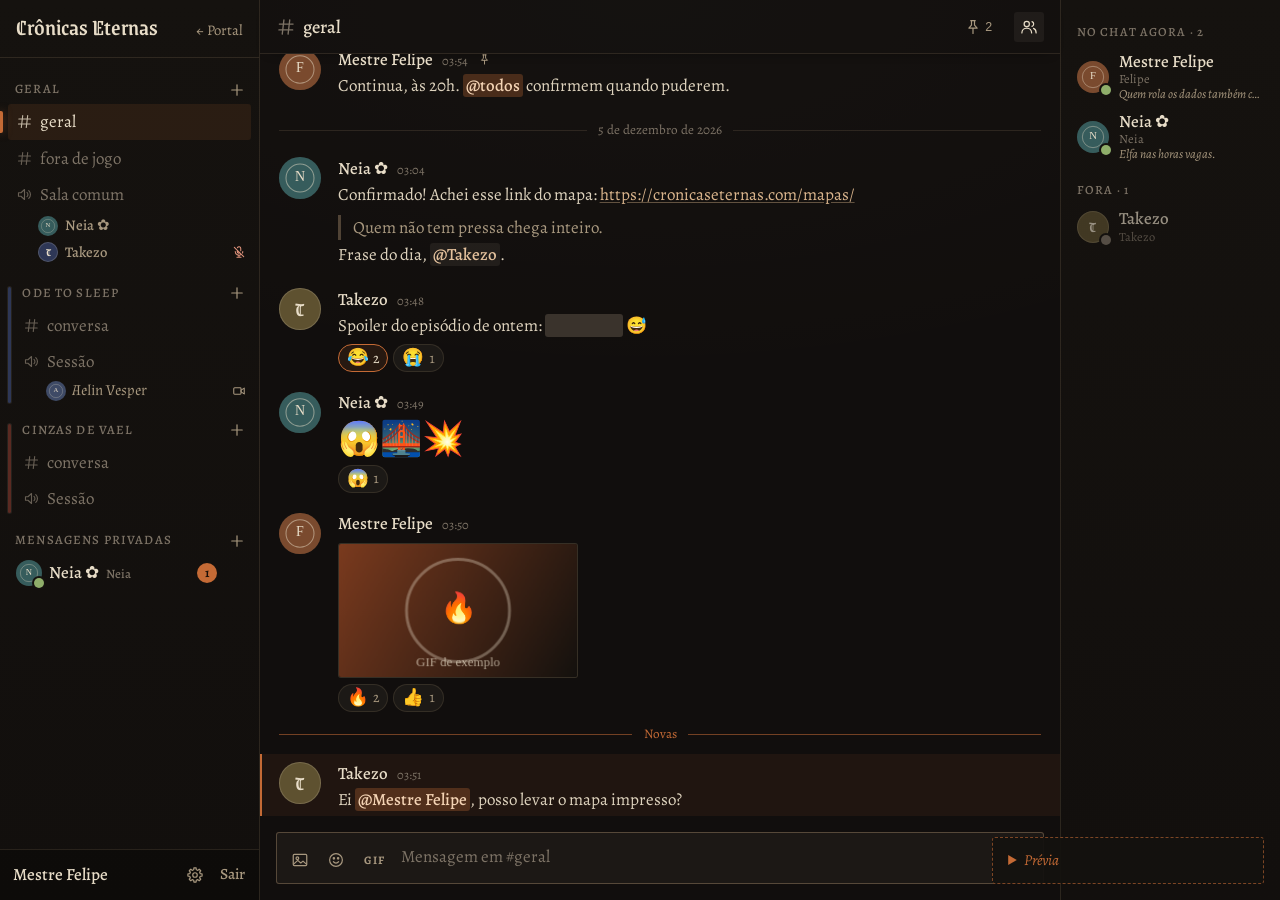
<file: portal/publico/chat/index.html>
<!DOCTYPE html>
<html lang="pt-BR">
<head>
  <meta charset="UTF-8">
  <meta name="viewport" content="width=device-width, initial-scale=1.0">
  <title>Chat · Crônicas Eternas</title>
  <link rel="preconnect" href="https://fonts.googleapis.com">
  <link rel="preconnect" href="https://fonts.gstatic.com" crossorigin>
  <link rel="stylesheet" href="https://fonts.googleapis.com/css2?family=Alegreya:ital,wght@0,400;0,500;0,700;1,400;1,500&family=Grenze+Gotisch:wght@400;500;600;700&family=Noto+Color+Emoji&display=swap">
  <link rel="stylesheet" href="../style.css">
  <link rel="stylesheet" href="chat.css">
  <script src="../comum.js" defer></script>
  <script src="livekit-client.js" defer></script>
  <script src="emojis.js" defer></script>
  <script src="chat.js" defer></script>
  <script src="extras.js" defer></script>
  <script src="voz.js" defer></script>
</head>
<body class="chat" data-pagina="chat" data-raiz="../">

  <!-- ============ Desenhos usados pela página ============ -->
  <svg class="simbolos" aria-hidden="true" focusable="false">
    <defs>
      <symbol id="runa-entrada" viewBox="0 0 24 40"><path d="M6 4V36M6 6L17 13L6 20L17 36"/></symbol>
      <symbol id="divisor" viewBox="0 0 320 20">
        <path d="M0 10H132M188 10H320M132 10L142 6L150 10L142 14ZM188 10L178 6L170 10L178 14Z"/>
        <path d="M160 2L168 10L160 18L152 10Z"/>
      </symbol>
      <symbol id="icone-texto" viewBox="0 0 24 24"><path d="M9.5 3.5L7.5 20.5M16.5 3.5l-2 17M4 8.5h16.5M3.5 15.5H20"/></symbol>
      <symbol id="icone-voz" viewBox="0 0 24 24"><path d="M3.5 9.5h3.5l5-4.5v14l-5-4.5H3.5ZM15.5 9a4 4 0 0 1 0 6M18 6.5a7.5 7.5 0 0 1 0 11"/></symbol>
      <symbol id="icone-mais" viewBox="0 0 24 24"><path d="M12 5v14M5 12h14"/></symbol>
      <symbol id="icone-menu" viewBox="0 0 24 24"><circle cx="5.5" cy="12" r="1.3"/><circle cx="12" cy="12" r="1.3"/><circle cx="18.5" cy="12" r="1.3"/></symbol>
      <symbol id="icone-engrenagem" viewBox="0 0 24 24"><path d="M10.32 5L10.51 2.62A9.5 9.5 0 0 1 13.49 2.62L13.68 5A7.2 7.2 0 0 1 15.76 5.86L17.58 4.31A9.5 9.5 0 0 1 19.69 6.42L18.14 8.24A7.2 7.2 0 0 1 19 10.32L21.38 10.51A9.5 9.5 0 0 1 21.38 13.49L19 13.68A7.2 7.2 0 0 1 18.14 15.76L19.69 17.58A9.5 9.5 0 0 1 17.58 19.69L15.76 18.14A7.2 7.2 0 0 1 13.68 19L13.49 21.38A9.5 9.5 0 0 1 10.51 21.38L10.32 19A7.2 7.2 0 0 1 8.24 18.14L6.42 19.69A9.5 9.5 0 0 1 4.31 17.58L5.86 15.76A7.2 7.2 0 0 1 5 13.68L2.62 13.49A9.5 9.5 0 0 1 2.62 10.51L5 10.32A7.2 7.2 0 0 1 5.86 8.24L4.31 6.42A9.5 9.5 0 0 1 6.42 4.31L8.24 5.86A7.2 7.2 0 0 1 10.32 5Z"/><circle cx="12" cy="12" r="3"/></symbol>
      <symbol id="icone-imagem" viewBox="0 0 24 24"><rect x="3" y="4.5" width="18" height="15" rx="1.5"/><circle cx="8.5" cy="9.5" r="1.8"/><path d="M3.5 17.5l5.5-5 4 3.5 3-2.5 4.5 4"/></symbol>
      <symbol id="icone-responder" viewBox="0 0 24 24"><path d="M9.5 6L3.5 12l6 6M3.5 12H14a6.5 6.5 0 0 1 6.5 6.5V20"/></symbol>
      <symbol id="icone-lapis" viewBox="0 0 24 24"><path d="M15.5 4.5l4 4L8.5 19.5H4.5v-4ZM13 7l4 4"/></symbol>
      <symbol id="icone-lixeira" viewBox="0 0 24 24"><path d="M4 6.5h16M9.5 6.5V4h5v2.5M6 6.5l1 14h10l1-14M10 10.5v6M14 10.5v6"/></symbol>
      <symbol id="icone-membros" viewBox="0 0 24 24"><circle cx="9" cy="8" r="3.5"/><path d="M2.5 20c0-3.8 2.9-6.5 6.5-6.5s6.5 2.7 6.5 6.5M16 4.8a3.4 3.4 0 0 1 0 6.4M18 13.8c2.2.8 3.5 3 3.5 6.2"/></symbol>
      <symbol id="icone-fechar" viewBox="0 0 24 24"><path d="M6 6l12 12M18 6L6 18"/></symbol>
      <symbol id="icone-privada" viewBox="0 0 24 24"><path d="M4 5.5h16v10.5H10l-4.5 3.5V16H4Z"/></symbol>
      <symbol id="icone-microfone" viewBox="0 0 24 24"><rect x="9" y="3" width="6" height="11" rx="3"/><path d="M5.5 11a6.5 6.5 0 0 0 13 0M12 17.5v3.5M8.5 21h7"/></symbol>
      <symbol id="icone-microfone-mudo" viewBox="0 0 24 24"><path d="M15 10V6a3 3 0 0 0-5.6-1.5M9 9v2a3 3 0 0 0 4.6 2.5M5.5 11a6.5 6.5 0 0 0 10.4 5.2M18.5 11a6.4 6.4 0 0 1-.6 2.7M12 17.5v3.5M8.5 21h7M4 4l16 16"/></symbol>
      <symbol id="icone-fone" viewBox="0 0 24 24"><path d="M4 15v-3a8 8 0 0 1 16 0v3"/><rect x="3.5" y="14" width="4" height="6.5" rx="1.5"/><rect x="16.5" y="14" width="4" height="6.5" rx="1.5"/></symbol>
      <symbol id="icone-fone-mudo" viewBox="0 0 24 24"><path d="M4 15v-3a8 8 0 0 1 12.7-6.5M19.4 9.2A8 8 0 0 1 20 12v3"/><rect x="3.5" y="14" width="4" height="6.5" rx="1.5"/><rect x="16.5" y="14" width="4" height="6.5" rx="1.5"/><path d="M3.5 3.5l17 17"/></symbol>
      <symbol id="icone-camera" viewBox="0 0 24 24"><rect x="3" y="6.5" width="12.5" height="11" rx="1.5"/><path d="M15.5 10.5l5.5-3.5v10l-5.5-3.5Z"/></symbol>
      <symbol id="icone-camera-desligada" viewBox="0 0 24 24"><path d="M9 6.5h5a1.5 1.5 0 0 1 1.5 1.5v4M15.5 15.5V16A1.5 1.5 0 0 1 14 17.5H4.5A1.5 1.5 0 0 1 3 16V8a1.5 1.5 0 0 1 1.5-1.5M15.5 10.5l5.5-3.5v10l-3-1.9M3.5 3.5l17 17"/></symbol>
      <symbol id="icone-tela" viewBox="0 0 24 24"><rect x="3" y="4.5" width="18" height="12" rx="1.5"/><path d="M8.5 20.5h7M12 16.5v4M12 13.5V8M9.5 10.5L12 8l2.5 2.5"/></symbol>
      <symbol id="icone-tela-cheia" viewBox="0 0 24 24"><path d="M4 9V4h5M15 4h5v5M20 15v5h-5M9 20H4v-5"/></symbol>
      <symbol id="icone-emoji" viewBox="0 0 24 24"><circle cx="12" cy="12" r="8.5"/><path d="M8.5 14.2a4.2 4.2 0 0 0 7 0"/><circle cx="9.2" cy="9.8" r=".9"/><circle cx="14.8" cy="9.8" r=".9"/></symbol>
      <!-- Os grupos do seletor de emojis -->
      <symbol id="icone-grupo-usados" viewBox="0 0 24 24"><circle cx="12" cy="12" r="8.5"/><path d="M12 7.5V12l3 2"/></symbol>
      <symbol id="icone-grupo-pessoas" viewBox="0 0 24 24"><circle cx="12" cy="12" r="8.5"/><path d="M8 13.2a4.6 4.6 0 0 0 8 0Z"/><path d="M8.6 9.6q.7-.9 1.4 0M14 9.6q.7-.9 1.4 0"/></symbol>
      <symbol id="icone-grupo-natureza" viewBox="0 0 24 24"><path d="M5 19C5 10 10 5 19.5 4.5 19 14 14 19 5 19Z"/><path d="M5 19l9-9M9.5 14.5h3.5M12 12V8.8"/></symbol>
      <symbol id="icone-grupo-comida" viewBox="0 0 24 24"><path d="M5 8h10v9.5a2 2 0 0 1-2 2H7a2 2 0 0 1-2-2Z"/><path d="M15 10.5h2a2.5 2.5 0 0 1 0 5h-2M7.5 3.5v2M10 2.8v2.7M12.5 3.5v2"/></symbol>
      <symbol id="icone-grupo-atividades" viewBox="0 0 24 24"><path d="M12 2.8l8 4.6v9.2l-8 4.6-8-4.6V7.4Z"/><path d="M12 7.5l4 7h-8ZM12 2.8v4.7M4 7.4l4 7.1M20 7.4l-4 7.1M8 14.5l-4 2.1M16 14.5l4 2.1M8 14.5l4 6.7 4-6.7"/></symbol>
      <symbol id="icone-grupo-viagens" viewBox="0 0 24 24"><path d="M6 21V9.5h12V21M4.5 21h15M6 9.5V5.5h2.4v2h2.4v-2h2.4v2h2.4v-2H18v4M10 21v-4a2 2 0 0 1 4 0v4M11.2 12.5h1.6"/></symbol>
      <symbol id="icone-grupo-objetos" viewBox="0 0 24 24"><path d="M9 10.5h6V20H9ZM6.5 20h11M12 10.5V8.5"/><path d="M12 8.2c-1.7-1.3-1.5-3.2 0-5 1.5 1.8 1.7 3.7 0 5Z"/><path d="M15 13.5c.8 0 1.2.6 1.2 1.5"/></symbol>
      <symbol id="icone-grupo-simbolos" viewBox="0 0 24 24"><path d="M12 19.5S4 14.6 4 9.2A4.2 4.2 0 0 1 12 7.4a4.2 4.2 0 0 1 8 1.8c0 5.4-8 10.3-8 10.3Z"/></symbol>
      <symbol id="icone-grupo-bandeiras" viewBox="0 0 24 24"><path d="M5.5 21V3.5M5.5 4.5c3-1.6 5.5 1.4 8.5 0s4.5-.4 4.5-.4v8.4s-1.5-1-4.5.4-5.5-1.6-8.5 0"/></symbol>
      <symbol id="icone-alfinete" viewBox="0 0 24 24"><path d="M9 3.5h6M10 3.5v6l-3.5 4h11l-3.5-4v-6M12 13.5v7"/></symbol>
      <symbol id="icone-desligar" viewBox="0 0 24 24"><path d="M3 13.5c5-4.6 13-4.6 18 0l-2.2 2.6-3.6-1.4v-2.6a12 12 0 0 0-6.4 0v2.6l-3.6 1.4Z"/></symbol>
    </defs>
  </svg>

  <!-- ============ Tela de entrada ============ -->
  <main id="entrada" class="entrada" hidden>
    <div class="entrada__cabeca">
      <h1 class="marca">
        <span class="marca__linha">Crônicas</span>
        <span class="marca__linha marca__linha--recuo">Eternas</span>
      </h1>
      <div class="entrada__divisor">
        <svg class="divisor" aria-hidden="true"><use href="#divisor"/></svg>
        <span class="centelha" aria-hidden="true"></span>
      </div>
    </div>

    <form id="form-entrar" class="portao" novalidate>
      <span class="portao__fecho" aria-hidden="true"></span>
      <p class="portao__convite">Entre para conversar com o grupo.</p>

      <label class="campo">
        <span class="campo__rotulo">Usuário</span>
        <input name="usuario" autocomplete="username" autocapitalize="none" spellcheck="false" required>
      </label>

      <label class="campo">
        <span class="campo__rotulo">Senha</span>
        <input name="senha" type="password" autocomplete="current-password" required>
      </label>

      <label class="caixa">
        <input name="lembrar" type="checkbox" checked>
        <span class="caixa__marca" aria-hidden="true"></span>
        <span>Lembrar login neste computador</span>
      </label>

      <p id="erro-entrar" class="mensagem-erro" role="alert" hidden></p>

      <button class="botao botao--principal botao--entrar" type="submit">
        <svg class="botao__runa" aria-hidden="true"><use href="#runa-entrada"/></svg>
        <span class="botao__texto">Entrar</span>
      </button>

      <p id="dica-teste" class="dica" hidden>
        Pré-visualização: entre como mestre, neia ou takezo, com a senha <strong>teste</strong>.
      </p>
    </form>

    <noscript>
      <p class="dica">Ative o JavaScript do navegador para entrar.</p>
    </noscript>
  </main>

  <!-- ============ O chat (depois do login) ============ -->
  <div id="chat" class="chat-tela" hidden>

    <!-- Esquerda: a lista -->
    <aside class="lado" aria-label="Canais e conversas">
      <div class="lado__topo">
        <span class="lado__marca">Crônicas Eternas</span>
        <a id="link-portal" class="lado__portal" href="../">← Portal</a>
      </div>
      <nav id="lista" class="lista-canais" aria-label="Canais"></nav>
      <div id="painel-voz" class="painel-voz" aria-label="Voz" hidden></div>
      <div class="faixa-conta">
        <span id="nome-conta" class="faixa-conta__nome"></span>
        <button id="botao-configuracoes" class="icone-botao" type="button" title="Configurações" aria-label="Configurações">
          <svg aria-hidden="true"><use href="#icone-engrenagem"/></svg>
        </button>
        <button id="botao-sair" class="botao botao--leve botao--pequeno" type="button">Sair</button>
      </div>
    </aside>

    <!-- Centro: o canal aberto -->
    <main class="centro">
      <header class="centro__cabeca">
        <h1 id="titulo-canal" class="centro__titulo"></h1>
        <div id="falando-como" class="falando-como" hidden></div>
        <button id="botao-fixadas" class="icone-botao botao-fixadas" type="button" title="Mensagens fixadas" aria-label="Mensagens fixadas" aria-haspopup="dialog" aria-expanded="false" hidden>
          <svg aria-hidden="true"><use href="#icone-alfinete"/></svg>
          <span id="fixadas-numero" class="botao-fixadas__numero" hidden></span>
        </button>
        <button id="botao-membros" class="icone-botao" type="button" title="Quem vê este canal" aria-label="Quem vê este canal" aria-pressed="true">
          <svg aria-hidden="true"><use href="#icone-membros"/></svg>
        </button>
      </header>

      <div id="mensagens" class="mensagens" aria-live="polite"></div>
      <div id="sala" class="sala" hidden></div>

      <form id="escrever" class="escrever" novalidate>
        <div id="respondendo" class="respondendo" hidden>
          <span id="respondendo-texto" class="respondendo__texto"></span>
          <button id="respondendo-cancelar" class="icone-botao" type="button" title="Cancelar" aria-label="Cancelar a resposta">
            <svg aria-hidden="true"><use href="#icone-fechar"/></svg>
          </button>
        </div>
        <div id="anexos" class="anexos" hidden></div>
        <div id="lista-mencoes" class="lista-mencoes" role="listbox" hidden></div>
        <div id="lista-emojis" class="lista-mencoes lista-emojis" role="listbox" aria-label="Emojis" hidden></div>
        <div class="escrever__linha">
          <button id="botao-imagem" class="icone-botao" type="button" title="Enviar imagem" aria-label="Enviar imagem">
            <svg aria-hidden="true"><use href="#icone-imagem"/></svg>
          </button>
          <button id="botao-emoji" class="icone-botao" type="button" title="Emojis" aria-label="Emojis" aria-haspopup="dialog" aria-expanded="false">
            <svg aria-hidden="true"><use href="#icone-emoji"/></svg>
          </button>
          <button id="botao-gif" class="icone-botao botao-gif" type="button" title="GIFs" aria-label="GIFs" aria-haspopup="dialog" aria-expanded="false" hidden>GIF</button>
          <input id="arquivo-imagem" type="file" accept="image/png,image/jpeg,image/webp,image/gif,image/avif" multiple hidden>
          <textarea id="campo-texto" class="escrever__campo" rows="1" maxlength="4000" placeholder="Escreva uma mensagem" aria-label="Mensagem"></textarea>
        </div>
        <p id="escrever-aviso" class="escrever__aviso" hidden></p>
      </form>
    </main>

    <!-- Direita: quem vê o canal -->
    <aside id="membros" class="membros" aria-label="Quem vê este canal"></aside>
  </div>

  <!-- ============ Imagem aberta ============ -->
  <dialog id="dialogo-imagem" class="dialogo dialogo--imagem">
    <img id="imagem-grande" alt="">
  </dialog>

  <!-- ============ Criar ou renomear canal ============ -->
  <dialog id="dialogo-canal" class="dialogo">
    <form id="form-canal" class="dialogo__form" novalidate>
      <h2 id="canal-titulo" class="dialogo__titulo">Novo canal</h2>
      <label class="campo">
        <span class="campo__rotulo">Nome</span>
        <input name="nome" maxlength="40" autocomplete="off" required>
      </label>
      <fieldset id="canal-tipo" class="grupo-tipo">
        <legend class="campo__rotulo">Tipo</legend>
        <label class="caixa"><input type="radio" name="tipo" value="texto" checked><span class="caixa__marca" aria-hidden="true"></span><span>Texto</span></label>
        <label class="caixa"><input type="radio" name="tipo" value="voz"><span class="caixa__marca" aria-hidden="true"></span><span>Voz</span></label>
      </fieldset>
      <p id="erro-canal" class="mensagem-erro" role="alert" hidden></p>
      <div class="dialogo__acoes">
        <button id="canal-cancelar" class="botao botao--leve" type="button">Cancelar</button>
        <button id="canal-enviar" class="botao botao--principal" type="submit">Criar</button>
      </div>
    </form>
  </dialog>

  <!-- ============ Categorias das mesas (administrador) ============ -->
  <dialog id="dialogo-categorias" class="dialogo dialogo--largo">
    <h2 class="dialogo__titulo">Categorias das mesas</h2>
    <p class="dialogo__texto">Marque as mesas que têm categoria no chat e acerte a ordem. Uma mesa desmarcada perde os canais e o histórico deles.</p>
    <div id="lista-categorias" class="lista-categorias"></div>
    <p id="erro-categorias" class="mensagem-erro" role="alert" hidden></p>
    <div class="dialogo__acoes">
      <button id="categorias-cancelar" class="botao botao--leve" type="button">Cancelar</button>
      <button id="categorias-salvar" class="botao botao--principal" type="button">Salvar</button>
    </div>
  </dialog>

  <!-- ============ Nova conversa privada ============ -->
  <dialog id="dialogo-nova-conversa" class="dialogo">
    <h2 class="dialogo__titulo">Nova conversa</h2>
    <p class="dialogo__texto">Só vocês dois leem as mensagens privadas.</p>
    <div id="lista-contas" class="lista-contas"></div>
    <div class="dialogo__acoes">
      <button id="nova-conversa-fechar" class="botao botao--leve" type="button">Fechar</button>
    </div>
  </dialog>

  <!-- ============ Seu perfil (Geral e privadas) ============ -->
  <dialog id="dialogo-perfil" class="dialogo dialogo--perfil">
    <form id="form-perfil" class="dialogo__form" novalidate>
      <h2 class="dialogo__titulo">Seu perfil</h2>
      <p class="dialogo__texto">Vale na Geral e nas mensagens privadas. Nas mesas, quem fala é o personagem.</p>
      <div class="perfil">
        <div class="perfil__campos">
          <label class="campo">
            <span class="campo__rotulo">Apelido</span>
            <input name="apelido" maxlength="32" autocomplete="off" spellcheck="false">
          </label>
          <label class="campo">
            <span class="campo__rotulo">Frase</span>
            <input name="frase" maxlength="80" autocomplete="off">
          </label>
          <label class="campo">
            <span class="campo__rotulo">Sobre mim</span>
            <textarea name="sobre" maxlength="300" rows="4"></textarea>
          </label>
          <div class="perfil__linha">
            <label class="campo">
              <span class="campo__rotulo">Cor</span>
              <input name="cor" type="color">
            </label>
          </div>
          <div class="perfil__imagem">
            <span class="campo__rotulo">Foto</span>
            <div class="perfil__botoes">
              <button id="perfil-foto-escolher" class="botao botao--leve botao--pequeno" type="button">Escolher</button>
              <button id="perfil-foto-remover" class="botao botao--leve botao--pequeno" type="button">Remover</button>
            </div>
            <input id="perfil-foto" type="file" accept="image/png,image/jpeg,image/webp,image/gif,image/avif" hidden>
          </div>
          <div class="perfil__imagem">
            <span class="campo__rotulo">Faixa</span>
            <div class="perfil__botoes">
              <button id="perfil-faixa-escolher" class="botao botao--leve botao--pequeno" type="button">Escolher</button>
              <button id="perfil-faixa-remover" class="botao botao--leve botao--pequeno" type="button">Remover</button>
            </div>
            <input id="perfil-faixa" type="file" accept="image/png,image/jpeg,image/webp,image/gif,image/avif" hidden>
          </div>
        </div>
        <div class="perfil__previa">
          <span class="campo__rotulo">Como os outros veem</span>
          <div id="perfil-previa"></div>
        </div>
      </div>
      <p id="erro-perfil" class="mensagem-erro" role="alert" hidden></p>
      <div class="dialogo__acoes">
        <button id="perfil-cancelar" class="botao botao--leve" type="button">Cancelar</button>
        <button id="perfil-salvar" class="botao botao--principal" type="submit">Salvar</button>
      </div>
    </form>
  </dialog>

  <!-- ============ O card de quem fala ============ -->
  <div id="card-pessoa" class="card-pessoa" role="dialog" aria-label="Perfil" hidden></div>

  <!-- ============ Aviso e confirmação ============ -->
  <dialog id="dialogo-aviso" class="dialogo">
    <form method="dialog">
      <h2 id="aviso-titulo" class="dialogo__titulo"></h2>
      <p id="aviso-texto" class="dialogo__texto"></p>
      <div class="dialogo__acoes">
        <button id="aviso-cancelar" class="botao botao--leve" value="cancelar" hidden></button>
        <button id="aviso-confirmar" class="botao botao--principal" value="confirmar">Entendi</button>
      </div>
    </form>
  </dialog>

  <!-- ============ Configurações de voz ============ -->
  <dialog id="dialogo-voz" class="dialogo dialogo--largo">
    <form id="form-voz" class="dialogo__form" method="dialog" novalidate>
      <h2 class="dialogo__titulo">Configurações de voz</h2>
      <label class="campo">
        <span class="campo__rotulo">Microfone</span>
        <select id="voz-microfone"></select>
      </label>
      <fieldset class="voz-portao">
        <legend class="campo__rotulo">Sensibilidade do microfone</legend>
        <div class="voz-portao__linha">
          <label class="caixa">
            <input id="voz-portao" type="checkbox" checked>
            <span class="caixa__marca" aria-hidden="true"></span>
            <span>Cortar o som abaixo do limite</span>
          </label>
          <output id="voz-corte-valor" class="voz-portao__valor" for="voz-corte">−50 dB</output>
        </div>
        <div class="voz-teste">
          <button id="voz-testar" class="botao botao--leve botao--pequeno" type="button">Testar o microfone</button>
          <div id="voz-barra" class="voz-teste__barra">
            <span id="voz-nivel" class="voz-teste__nivel" aria-hidden="true"></span>
            <input id="voz-corte" class="voz-teste__corte" type="range" min="-80" max="0" step="1" value="-50" aria-label="Limite do corte, em decibéis">
          </div>
        </div>
        <p class="dica">Arraste a linha: abaixo dela, o microfone fica calado. A barra fica verde quando sua voz passa.</p>
      </fieldset>
      <label class="campo">
        <span class="campo__rotulo">Saída de som</span>
        <select id="voz-saida"></select>
      </label>
      <p id="voz-saida-aviso" class="dica" hidden>Este navegador não deixa escolher a saída de som: vale a do sistema.</p>
      <label class="campo">
        <span class="campo__rotulo">Câmera</span>
        <select id="voz-camera"></select>
      </label>
      <label class="caixa">
        <input id="voz-eco" type="checkbox">
        <span class="caixa__marca" aria-hidden="true"></span>
        <span>Cancelamento de eco</span>
      </label>
      <label class="caixa">
        <input id="voz-ruido" type="checkbox">
        <span class="caixa__marca" aria-hidden="true"></span>
        <span>Supressão de ruído do navegador</span>
      </label>
      <label class="caixa">
        <input id="voz-ganho" type="checkbox" checked>
        <span class="caixa__marca" aria-hidden="true"></span>
        <span>Ganho automático</span>
      </label>
      <p class="dica">Sem fone, ligue o cancelamento de eco: senão os outros ouvem a própria voz de volta.</p>
      <label class="caixa">
        <input id="voz-sons" type="checkbox" checked>
        <span class="caixa__marca" aria-hidden="true"></span>
        <span>Sons da chamada</span>
      </label>
      <fieldset class="voz-atalho">
        <legend class="campo__rotulo">Atalho do microfone</legend>
        <div class="voz-atalho__linha">
          <span id="voz-atalho-teclas" class="voz-atalho__teclas">Nenhum</span>
          <button id="voz-atalho-gravar" class="botao botao--leve botao--pequeno" type="button" aria-live="polite">Gravar atalho</button>
          <button id="voz-atalho-tirar" class="botao botao--leve botao--pequeno" type="button" hidden>Tirar</button>
        </div>
        <p id="voz-atalho-erro" class="dica voz-atalho__erro" role="alert" hidden></p>
        <p id="voz-atalho-dica" class="dica"></p>
      </fieldset>
      <label class="campo">
        <span class="campo__rotulo">Som da tela compartilhada</span>
        <select id="voz-tela-vozes">
          <option value="auto">Automático (recomendado)</option>
          <option value="sempre">Sempre tirar as vozes da chamada</option>
          <option value="nunca">Nunca: o som da tela sai puro</option>
        </select>
      </label>
      <p id="voz-tela-vozes-dica" class="dica"></p>
      <p id="voz-aparelhos-aviso" class="dica" hidden></p>
      <div class="dialogo__acoes">
        <button class="botao botao--principal" value="fechar">Fechar</button>
      </div>
    </form>
  </dialog>

  <!-- ============ Volume de uma pessoa (clique direito) ============ -->
  <div id="volume-pessoa" class="volume-pessoa" role="dialog" aria-labelledby="volume-nome" hidden>
    <p id="volume-nome" class="volume-pessoa__nome"></p>
    <div id="volume-controles">
      <label class="volume-pessoa__linha">
        <span class="campo__rotulo">Volume</span>
        <input id="volume-barra" type="range" min="0" max="100" step="1">
        <output id="volume-valor" class="volume-pessoa__valor" for="volume-barra"></output>
      </label>
      <label class="volume-pessoa__linha">
        <span class="campo__rotulo">Volume da tela</span>
        <input id="volume-tela" type="range" min="0" max="100" step="1">
        <output id="volume-tela-valor" class="volume-pessoa__valor" for="volume-tela"></output>
      </label>
      <label class="caixa">
        <input id="volume-silenciar" type="checkbox">
        <span class="caixa__marca" aria-hidden="true"></span>
        <span>Silenciar só para mim</span>
      </label>
    </div>
    <div id="volume-mover" class="volume-pessoa__mover" hidden>
      <span class="campo__rotulo">Mover para…</span>
      <div id="volume-salas" class="volume-pessoa__salas"></div>
    </div>
  </div>

  <!-- O som de quem está na sala -->
  <div id="audios-da-voz" hidden></div>

  <!-- ============ O seletor de emojis (escrever e reagir) ============ -->
  <div id="painel-emojis" class="painel-flutuante painel-emojis" role="dialog" aria-label="Emojis" hidden>
    <div class="painel-emojis__topo">
      <input id="emojis-busca" class="painel-flutuante__busca painel-emojis__busca" type="search" placeholder="Buscar emoji" aria-label="Buscar emoji" autocomplete="off" spellcheck="false">
      <div class="painel-emojis__tom">
        <button id="emojis-tom" class="painel-emojis__botao-tom" type="button" title="Tom de pele" aria-label="Tom de pele" aria-haspopup="true" aria-expanded="false">✋</button>
        <div id="emojis-tons" class="painel-emojis__tons" role="group" aria-label="Tom de pele" hidden></div>
      </div>
    </div>
    <div class="painel-emojis__corpo">
      <div id="emojis-abas" class="painel-emojis__abas" role="toolbar" aria-orientation="vertical" aria-label="Grupos"></div>
      <div id="emojis-grade" class="painel-emojis__grade"></div>
    </div>
    <p id="emojis-nome" class="painel-emojis__nome"><span id="emojis-nome-emoji" class="painel-emojis__nome-emoji"></span><span id="emojis-nome-texto" class="painel-emojis__nome-texto"></span></p>
  </div>

  <!-- ============ GIFs (Klipy) ============ -->
  <div id="painel-gifs" class="painel-flutuante painel-gifs" role="dialog" aria-label="GIFs" hidden>
    <input id="gifs-busca" class="painel-flutuante__busca" type="search" placeholder="Pesquisar na KLIPY" aria-label="Pesquisar na KLIPY" autocomplete="off" spellcheck="false">
    <div id="gifs-grade" class="painel-gifs__grade"></div>
    <p class="painel-gifs__creditos">Powered by <strong>KLIPY</strong></p>
  </div>

  <!-- ============ Mensagens fixadas ============ -->
  <div id="painel-fixadas" class="painel-flutuante painel-fixadas" role="dialog" aria-labelledby="fixadas-titulo" hidden>
    <h2 id="fixadas-titulo" class="painel-flutuante__titulo">Mensagens fixadas</h2>
    <div id="fixadas-lista" class="painel-fixadas__lista"></div>
  </div>

  <div id="aviso-rapido" class="aviso-rapido" role="status" aria-live="polite" hidden></div>

  <!-- ============ Só na prévia ============ -->
  <details id="simulacao" class="simulacao" hidden>
    <summary>Prévia</summary>
    <label class="campo">
      <span class="campo__rotulo">Ver o chat como</span>
      <select id="sim-conta">
        <option value="mestre">Administrador (mestre)</option>
        <option value="neia">Jogadora (Neia)</option>
        <option value="takezo">Editor (Takezo)</option>
      </select>
    </label>
    <button id="sim-restaurar" class="botao botao--leve" type="button">Restaurar os exemplos</button>
    <p class="simulacao__nota">Só existe na prévia. Uma mensagem nova chega a cada 20 segundos.</p>
  </details>
</body>
</html>
</file>
<file: portal/publico/style.css>
/* =================================================================
   Crônicas Eternas: "Cinza e centelha"
   -----------------------------------------------------------------
   O mundo é fuligem, ferro, pedra e luz de vela. A magia é rara:
   a luz arcana (azul fria) só aparece quando algo desperta.
   ================================================================= */

:root {
  /* Matéria */
  --fuligem: #0e0c0b;
  --carvao: #15120f;
  --pedra: #1e1a16;
  --ferro: rgba(181, 154, 118, 0.38);
  --ferro-forte: rgba(201, 171, 128, 0.62);
  --ferro-fraco: rgba(181, 154, 118, 0.16);
  --pergaminho: #e8ddc8;
  --pergaminho-apagado: #a8987f;
  --cinza: #7d7366;

  /* Fogo comum e perigo */
  --brasa: #c46a35;
  --brasa-brilho: rgba(196, 106, 53, 0.55);
  --sangue: #93342a;
  --alerta: #e0937c;

  /* Magia: rara, fria */
  --arcano: #a8dcff;
  --arcano-brilho: rgba(110, 190, 255, 0.6);
  --arcano-halo: rgba(110, 190, 255, 0.28);

  /* Tipografia */
  --fonte-gotica: "Grenze Gotisch", "UnifrakturMaguntia", "Palatino Linotype", Georgia, serif;
  --fonte-texto: "Alegreya", "Palatino Linotype", Georgia, serif;

  /* Formas */
  --card-altura: 300px;
  --raio: 3px;

  /* Texturas desenhadas */
  --grao: url("data:image/svg+xml,%3Csvg xmlns='http://www.w3.org/2000/svg' width='180' height='180'%3E%3Cfilter id='g'%3E%3CfeTurbulence type='fractalNoise' baseFrequency='.85' numOctaves='3' stitchTiles='stitch'/%3E%3CfeColorMatrix values='0 0 0 0 .55 0 0 0 0 .5 0 0 0 0 .45 0 0 0 .6 0'/%3E%3C/filter%3E%3Crect width='100%25' height='100%25' filter='url(%23g)'/%3E%3C/svg%3E");
  --moldura-card: url("data:image/svg+xml,%3Csvg xmlns='http://www.w3.org/2000/svg' viewBox='0 0 200 300' preserveAspectRatio='none'%3E%3Cg fill='none' stroke='%23c9ab80'%3E%3Crect x='8' y='8' width='184' height='284' stroke-opacity='.32' vector-effect='non-scaling-stroke'/%3E%3Cpath d='M8 36V8H36M164 8H192V36M192 264V292H164M36 292H8V264' stroke-width='2' stroke-opacity='.78' vector-effect='non-scaling-stroke'/%3E%3Cpath d='M15 15H25M15 15V25M185 15H175M185 15V25M185 285H175M185 285V275M15 285H25M15 285V275' stroke-opacity='.5' vector-effect='non-scaling-stroke'/%3E%3C/g%3E%3C/svg%3E");
  --runas-card: url("data:image/svg+xml,%3Csvg xmlns='http://www.w3.org/2000/svg' viewBox='0 0 200 20'%3E%3Cg fill='none' stroke='%23bfe6ff' stroke-width='1.2' stroke-linecap='round' stroke-linejoin='round'%3E%3Cpath d='M10 3V17M10 5L15 8M10 9L15 12M30 3V17M30 9L26 4M30 9L34 4M50 3L54 8L50 13L46 8ZM50 13L46 17M50 13L54 17M64 4L74 16V4L64 16ZM90 4L84 10L90 16M104 3V17M100 7L104 3L108 7M126 3L120 9L128 11L122 17M142 10L146 5L150 10L146 15ZM160 3V17M160 3L166 7L160 10L166 13L160 17M180 17V3L186 8'/%3E%3C/g%3E%3C/svg%3E");
}

*,
*::before,
*::after {
  box-sizing: border-box;
}

[hidden] {
  display: none !important;
}

html {
  color-scheme: dark;
  background: var(--fuligem);
}

body {
  margin: 0;
  min-height: 100vh;
  font-family: var(--fonte-texto);
  font-size: 1.0625rem;
  line-height: 1.6;
  color: var(--pergaminho);
  -webkit-font-smoothing: antialiased;
}

body.com-ritual {
  overflow: hidden;
}

.simbolos {
  position: absolute;
  width: 0;
  height: 0;
  overflow: hidden;
}

::selection {
  background: rgba(196, 106, 53, 0.45);
  color: var(--pergaminho);
}

/* =================================================================
   Cenário
   ================================================================= */

.cenario {
  position: fixed;
  inset: 0;
  z-index: -1;
  overflow: hidden;
  pointer-events: none;
}

.cenario__arte {
  position: absolute;
  inset: -2%;
  background: url("imagens/background.png") center / cover no-repeat;
  filter: grayscale(0.35) sepia(0.18) brightness(0.42) contrast(1.08);
  transition: filter 1.2s ease;
}

body.no-portal .cenario__arte {
  filter: grayscale(0.55) sepia(0.12) brightness(0.2) blur(3px);
}

.cenario__nevoa {
  position: absolute;
  left: -25%;
  right: -25%;
  bottom: -12%;
  height: 60%;
  background:
    radial-gradient(55% 45% at 28% 78%, rgba(176, 166, 150, 0.13), transparent 70%),
    radial-gradient(45% 40% at 72% 86%, rgba(176, 166, 150, 0.1), transparent 70%),
    radial-gradient(35% 30% at 50% 100%, rgba(176, 166, 150, 0.12), transparent 70%);
  filter: blur(18px);
  animation: nevoa 70s ease-in-out infinite alternate;
}

@keyframes nevoa {
  from {
    transform: translateX(-5%);
  }
  to {
    transform: translateX(5%);
  }
}

.cenario__cinzas {
  position: absolute;
  inset: 0;
  width: 100%;
  height: 100%;
}

.cenario__vinheta {
  position: absolute;
  inset: 0;
  background: radial-gradient(ellipse at 50% 38%, transparent 30%, rgba(8, 7, 6, 0.82) 100%);
}

.cenario__grao {
  position: absolute;
  inset: 0;
  background-image: var(--grao);
  opacity: 0.32;
  mix-blend-mode: overlay;
}

/* =================================================================
   Campos, caixas e botões
   ================================================================= */

.campo {
  display: grid;
  gap: 0.2rem;
}

.campo__rotulo {
  font-style: italic;
  font-size: 0.98rem;
  color: var(--pergaminho-apagado);
}

.campo__ajuda {
  font-size: 0.9rem;
  line-height: 1.45;
  color: var(--cinza);
}

.campo input,
.campo select {
  width: 100%;
  font: inherit;
  font-size: 1.1rem;
  color: var(--pergaminho);
  background: transparent;
  border: 0;
  border-bottom: 1px solid var(--ferro);
  border-radius: 0;
  padding: 0.4rem 0.1rem 0.45rem;
  transition: border-color 0.3s, box-shadow 0.3s;
}

.campo select {
  cursor: pointer;
}

.campo select option {
  background: var(--carvao);
  color: var(--pergaminho);
}

.campo input:focus-visible,
.campo select:focus-visible {
  outline: none;
  border-bottom-color: var(--brasa);
  box-shadow: 0 1px 0 0 var(--brasa), 0 10px 16px -14px var(--brasa-brilho);
}

.campo input[type="color"] {
  width: 4.5rem;
  height: 2.4rem;
  padding: 0.15rem;
  border: 1px solid var(--ferro);
  cursor: pointer;
}

.campo input[type="file"] {
  font-size: 0.95rem;
  color: var(--pergaminho-apagado);
  border-bottom: 0;
  padding: 0.3rem 0;
  cursor: pointer;
}

.campo input[type="file"]::file-selector-button {
  margin-right: 0.9rem;
  font: inherit;
  font-size: 0.95rem;
  color: var(--pergaminho);
  background: linear-gradient(180deg, #2b2520, #1a1613);
  border: 1px solid var(--ferro);
  border-radius: var(--raio);
  padding: 0.35rem 0.9rem;
  cursor: pointer;
}

.campo input[type="file"]::file-selector-button:hover {
  border-color: var(--brasa);
}

/* Caixa de marcar, com o visto desenhado em brasa */
.caixa {
  position: relative;
  display: flex;
  align-items: center;
  gap: 0.65rem;
  cursor: pointer;
  color: var(--pergaminho-apagado);
  font-size: 0.98rem;
}

.caixa input {
  position: absolute;
  opacity: 0;
  width: 1.1rem;
  height: 1.1rem;
  margin: 0;
  cursor: pointer;
}

.caixa__marca {
  flex: none;
  position: relative;
  width: 1.1rem;
  height: 1.1rem;
  border: 1px solid var(--ferro-forte);
  background: rgba(14, 12, 11, 0.6);
  transition: border-color 0.25s;
}

.caixa__marca::after {
  content: "";
  position: absolute;
  left: 0.32rem;
  top: 0.08rem;
  width: 0.35rem;
  height: 0.65rem;
  border: solid var(--brasa);
  border-width: 0 2px 2px 0;
  transform: rotate(45deg) scale(0);
  transition: transform 0.2s;
}

.caixa input:checked + .caixa__marca::after {
  transform: rotate(45deg) scale(1);
}

.caixa input:focus-visible + .caixa__marca {
  outline: 2px solid var(--brasa);
  outline-offset: 3px;
}

.caixa:hover .caixa__marca {
  border-color: var(--brasa);
}

.mensagem-erro {
  margin: 0;
  font-size: 0.98rem;
  color: var(--alerta);
}

.dica {
  margin: 0;
  text-align: center;
  font-size: 0.92rem;
  font-style: italic;
  color: var(--cinza);
}

.dica strong {
  font-style: normal;
  font-weight: 500;
  color: var(--pergaminho-apagado);
}

.botao {
  font: inherit;
  font-weight: 500;
  line-height: 1.2;
  color: var(--pergaminho);
  cursor: pointer;
  border-radius: var(--raio);
  transition: color 0.25s, border-color 0.25s, box-shadow 0.35s, background-color 0.25s;
}

.botao:focus-visible {
  outline: 2px solid var(--brasa);
  outline-offset: 3px;
}

.botao:disabled {
  opacity: 0.55;
  cursor: progress;
}

/* Placa de ferro forjado */
.botao--principal {
  padding: 0.7rem 1.4rem;
  background: linear-gradient(180deg, #2c2621 0%, #1a1613 100%);
  border: 1px solid var(--ferro);
  box-shadow:
    inset 0 1px 0 rgba(255, 240, 215, 0.07),
    inset 0 -2px 0 rgba(0, 0, 0, 0.45),
    0 8px 20px -10px rgba(0, 0, 0, 0.9);
}

.botao--principal:hover:not(:disabled) {
  border-color: rgba(196, 106, 53, 0.85);
  box-shadow:
    inset 0 1px 0 rgba(255, 240, 215, 0.09),
    inset 0 -2px 0 rgba(0, 0, 0, 0.45),
    0 0 0 1px rgba(196, 106, 53, 0.22),
    0 12px 28px -12px var(--brasa-brilho);
}

/* Texto com sublinhado de brasa */
.botao--leve {
  padding: 0.35rem 0.1rem;
  background: none;
  border: 0;
  border-bottom: 1px solid transparent;
  border-radius: 0;
  color: var(--pergaminho-apagado);
}

.botao--leve:hover:not(:disabled) {
  color: var(--pergaminho);
  border-bottom-color: var(--brasa);
}

.botao--perigo {
  background: linear-gradient(180deg, #5c1e17 0%, #3a120e 100%);
  border-color: rgba(211, 100, 80, 0.6);
}

.botao--perigo:hover:not(:disabled) {
  border-color: #d36450;
  box-shadow: 0 12px 28px -12px rgba(211, 100, 80, 0.6);
}

.botao--leve.botao--perigo {
  background: none;
  color: var(--alerta);
}

.botao--leve.botao--perigo:hover:not(:disabled) {
  color: #f3b3a2;
  border-bottom-color: #d36450;
  box-shadow: none;
}

.botao--pequeno {
  font-size: 0.97rem;
}

/* =================================================================
   Tela de entrada: o portão
   ================================================================= */

.entrada {
  min-height: 100vh;
  display: grid;
  place-content: center;
  justify-items: center;
  gap: 2.4rem;
  padding: 3rem 1.25rem 4rem;
}

.entrada__cabeca {
  display: grid;
  justify-items: center;
  gap: 1.1rem;
}

/* O nome entalhado, em duas linhas desencontradas */
.marca {
  margin: 0;
  font-family: var(--fonte-gotica);
  font-weight: 500;
  font-size: clamp(3.6rem, 10vw, 7.4rem);
  line-height: 0.84;
  letter-spacing: 0.005em;
  color: var(--pergaminho);
  text-shadow:
    0 1px 0 rgba(255, 238, 210, 0.1),
    0 -1px 0 rgba(0, 0, 0, 0.75),
    0 8px 28px rgba(0, 0, 0, 0.9);
}

.marca__linha {
  display: block;
}

.marca__linha--recuo {
  padding-left: 1.15em;
}

.entrada__divisor {
  position: relative;
  width: min(20rem, 72vw);
  height: 20px;
  color: var(--ferro-forte);
}

.divisor {
  display: block;
  width: 100%;
  height: 100%;
  fill: none;
  stroke: currentColor;
  stroke-width: 1;
}

.centelha {
  position: absolute;
  left: 50%;
  top: 50%;
  width: 5px;
  height: 5px;
  transform: translate(-50%, -50%) rotate(45deg);
  background: var(--brasa);
  box-shadow: 0 0 8px 1px var(--brasa-brilho);
}

/* O formulário em forma de arco */
.portao {
  position: relative;
  width: min(25rem, 100%);
  display: grid;
  gap: 1.25rem;
  padding: 4rem 2.2rem 2rem;
  border-radius: 12.5rem 12.5rem 0.5rem 0.5rem / 8.5rem 8.5rem 0.5rem 0.5rem;
  background:
    radial-gradient(120% 60% at 50% 0%, rgba(232, 221, 200, 0.06), transparent 62%),
    linear-gradient(180deg, rgba(32, 28, 24, 0.94) 0%, rgba(16, 14, 12, 0.96) 100%);
  box-shadow:
    inset 0 0 0 1px var(--ferro),
    inset 0 0 0 7px rgba(12, 10, 9, 0.65),
    inset 0 0 0 8px var(--ferro-fraco),
    0 46px 90px -24px rgba(0, 0, 0, 0.92);
  -webkit-backdrop-filter: blur(6px);
  backdrop-filter: blur(6px);
}

/* Pedra de fecho no alto do arco: acende quando usuário e senha estão preenchidos */
.portao__fecho {
  position: absolute;
  top: -13px;
  left: 50%;
  width: 26px;
  height: 26px;
  transform: translateX(-50%) rotate(45deg);
  background: linear-gradient(135deg, #2e2722, #15120f);
  border: 1px solid var(--ferro-forte);
  box-shadow: 0 6px 14px rgba(0, 0, 0, 0.75);
}

.portao__fecho::after {
  content: "";
  position: absolute;
  inset: 8px;
  background: rgba(181, 154, 118, 0.4);
  transition: background 0.8s ease, box-shadow 0.8s ease;
}

.portao--pronto .portao__fecho::after {
  background: var(--arcano);
  box-shadow: 0 0 10px 2px var(--arcano-brilho), 0 0 26px 8px var(--arcano-halo);
}

.portao__convite {
  margin: 0 0 0.3rem;
  text-align: center;
  font-style: italic;
  color: var(--pergaminho-apagado);
}

.botao--entrar {
  width: 100%;
  margin-top: 0.4rem;
  display: flex;
  align-items: center;
  justify-content: center;
  gap: 0.7rem;
  font-family: var(--fonte-gotica);
  font-size: 1.45rem;
  font-weight: 500;
  padding: 0.55rem 1rem 0.65rem;
}

/* A runa do botão é o único brilho mágico do portão */
.botao__runa {
  width: 13px;
  height: 22px;
  fill: none;
  stroke: currentColor;
  stroke-width: 2.2;
  stroke-linecap: round;
  stroke-linejoin: round;
  color: var(--ferro-forte);
  transition: color 0.5s, filter 0.5s;
}

.botao--entrar:is(:hover, :focus-visible) .botao__runa {
  color: var(--arcano);
  filter: drop-shadow(0 0 5px var(--arcano-brilho));
}

/* =================================================================
   Cabeçalho do portal
   ================================================================= */

.topo {
  position: sticky;
  top: 0;
  z-index: 10;
  display: flex;
  flex-wrap: wrap;
  align-items: center;
  gap: 0.6rem 2.2rem;
  padding: 0.95rem clamp(1rem, 4vw, 3rem);
  background: linear-gradient(180deg, rgba(14, 12, 11, 0.97), rgba(14, 12, 11, 0.86));
  border-bottom: 1px solid var(--ferro-fraco);
  -webkit-backdrop-filter: blur(6px);
  backdrop-filter: blur(6px);
}

.topo::after {
  content: "";
  position: absolute;
  left: 50%;
  bottom: -5px;
  width: 9px;
  height: 9px;
  transform: translateX(-50%) rotate(45deg);
  background: var(--fuligem);
  border: 1px solid var(--ferro);
}

.topo__marca {
  margin: 0;
  font-family: var(--fonte-gotica);
  font-size: 1.75rem;
  font-weight: 500;
  line-height: 1;
}

.status {
  flex: 1 1 18rem;
  display: flex;
  align-items: center;
  gap: 0.65rem;
  margin: 0;
  font-style: italic;
  color: var(--pergaminho-apagado);
}

.status__vigia {
  flex: none;
  width: 22px;
  height: 22px;
  fill: none;
  stroke: currentColor;
  stroke-width: 1.4;
  stroke-linecap: round;
  stroke-linejoin: round;
  color: var(--cinza);
  transition: color 0.8s, filter 0.8s;
}

.status[data-tom="aberto"] .status__vigia {
  color: var(--arcano);
  filter: drop-shadow(0 0 6px var(--arcano-brilho));
}

.status[data-tom="em-sessao"] .status__vigia {
  color: var(--brasa);
  filter: drop-shadow(0 0 6px var(--brasa-brilho));
}

.status[data-tom="trocando"] .status__vigia {
  color: var(--arcano);
  animation: pulsar 1.4s ease-in-out infinite;
}

.status[data-tom="reiniciando"] .status__vigia {
  animation: pulsar 1.4s ease-in-out infinite;
}

@keyframes pulsar {
  50% {
    opacity: 0.3;
  }
}

.topo__conta {
  display: flex;
  flex-wrap: wrap;
  align-items: center;
  gap: 0.2rem 1.15rem;
}

.topo__nome {
  margin-right: 0.35rem;
  font-family: var(--fonte-gotica);
  font-size: 1.3rem;
  line-height: 1;
}

/* O botão Chat, à esquerda do nome da conta (montado pelo comum.js) */
.topo__chat {
  position: relative;
  display: grid;
  place-items: center;
  width: 2.2rem;
  height: 2.2rem;
  color: var(--pergaminho-apagado);
  border: 1px solid transparent;
  border-radius: var(--raio);
}

.topo__chat svg {
  width: 1.5rem;
  height: 1.5rem;
  fill: none;
  stroke: currentColor;
  stroke-width: 1.35;
  stroke-linecap: round;
  stroke-linejoin: round;
}

.topo__chat:is(:hover, :focus-visible) {
  color: var(--pergaminho);
  border-color: var(--ferro);
  outline: none;
}

/* Não lidas: um ponto; com menções, o número */
.topo__chat-marca {
  position: absolute;
  top: 0.15rem;
  right: 0.1rem;
  width: 0.6rem;
  height: 0.6rem;
  background: var(--brasa);
  border-radius: 999px;
  box-shadow: 0 0 0 2px var(--fuligem), 0 0 10px -2px var(--brasa-brilho);
}

.topo__chat-marca[hidden] {
  display: none;
}

.topo__chat-marca--numero {
  top: -0.35rem;
  right: -0.45rem;
  display: grid;
  place-items: center;
  width: auto;
  min-width: 1.2rem;
  height: 1.2rem;
  padding: 0 0.28rem;
  font-family: var(--fonte-texto);
  font-size: 0.74rem;
  font-weight: 700;
  line-height: 1;
  color: #1a120c;
}

/* =================================================================
   Campanhas
   ================================================================= */

.campanhas {
  width: min(78rem, 100%);
  margin: 0 auto;
  padding: 3.2rem clamp(1rem, 4vw, 3rem) 7rem;
  display: grid;
  gap: 4.2rem;
}

.campanha__topo {
  display: flex;
  flex-wrap: wrap;
  align-items: baseline;
  gap: 0.5rem 1.5rem;
}

.campanha__titulo {
  margin: 0;
  font-family: var(--fonte-gotica);
  font-weight: 500;
  font-size: clamp(2.3rem, 4.6vw, 3.5rem);
  line-height: 1;
  color: var(--pergaminho);
  text-wrap: balance;
  text-shadow: 0 -1px 0 rgba(0, 0, 0, 0.7), 0 6px 26px rgba(0, 0, 0, 0.85);
}

.campanha__acoes {
  display: flex;
  flex-wrap: wrap;
  align-items: center;
  gap: 0.6rem 1.3rem;
  margin-left: auto;
}

/* Régua de ferro que nasce num losango e some para a direita */
.campanha__regua {
  position: relative;
  display: block;
  height: 11px;
  margin-top: 0.9rem;
  background: linear-gradient(90deg, var(--ferro-forte), var(--ferro-fraco) 55%, transparent) 0 50% / 100% 1px no-repeat;
}

.campanha__regua::before {
  content: "";
  position: absolute;
  left: 0;
  top: 50%;
  width: 7px;
  height: 7px;
  transform: translateY(-50%) rotate(45deg);
  background: var(--fuligem);
  border: 1px solid var(--ferro-forte);
}

.selo {
  margin: 0;
  display: inline-flex;
  align-items: center;
  gap: 0.55rem;
  font-style: italic;
  font-size: 1.02rem;
  color: var(--cinza);
}

.selo::before {
  content: "";
  width: 0.5rem;
  height: 0.5rem;
  transform: rotate(45deg);
  background: currentColor;
}

.selo--aberto {
  color: var(--arcano);
}

.selo--aberto::before {
  box-shadow: 0 0 10px 1px var(--arcano-brilho);
}

.selo--disponivel {
  color: var(--pergaminho-apagado);
}

.selo--ocupado {
  color: var(--alerta);
}

.selo--abrindo {
  color: var(--arcano);
}

.selo--abrindo::before {
  animation: pulsar 1.4s ease-in-out infinite;
}

.selo--trocando,
.selo--sem-mundo {
  color: var(--cinza);
}

.campanha__cards {
  display: flex;
  flex-wrap: wrap;
  gap: 2.6rem 2.6rem;
  padding-top: 5.8rem; /* espaço para a arte saltar para fora do card */
}

.campanha__cards--vazia {
  padding-top: 1.4rem;
}

.campanha__vazio {
  margin: 0;
  font-style: italic;
  color: var(--pergaminho-apagado);
}

.vazio {
  padding: 5rem 1rem;
  text-align: center;
}

.vazio__titulo {
  margin: 0 0 0.6rem;
  font-family: var(--fonte-gotica);
  font-weight: 500;
  font-size: clamp(2rem, 4vw, 2.8rem);
  line-height: 1.05;
}

.vazio__texto {
  margin: 0;
  font-style: italic;
  color: var(--pergaminho-apagado);
}

/* =================================================================
   Card do personagem
   -----------------------------------------------------------------
   Em repouso, a cor está apagada, como todo o resto do mundo.
   Quando o personagem desperta (mouse, teclado ou ritual), a cor
   volta, uma aura arcana surge atrás e runas acendem na moldura.
   O movimento é o da página original: a capa inclina para trás,
   o título sobe e a arte salta para fora.
   ================================================================= */

.card-item {
  display: grid;
  justify-items: center;
  gap: 0.9rem;
}

.card-item__dono {
  margin: 0;
  font-style: italic;
  font-size: 1rem;
  color: var(--pergaminho-apagado);
}

.card-item__dono--proprio {
  color: var(--pergaminho);
}

/* Personagem de outro jogador: mais apagado em repouso, desperta igual ao seu quando
   o mouse passa, mas o clique só mostra de quem ele é */
.card--alheio {
  cursor: help;
}

.card--alheio .card__capa {
  filter: grayscale(0.7) sepia(0.12) saturate(0.6) brightness(0.6) contrast(1.05);
}

.card--alheio .card__nome {
  color: var(--pergaminho-apagado);
  transition: transform 0.5s, color 0.5s;
}

button.card--alheio:is(:hover, :focus-visible) .card__nome {
  color: var(--pergaminho);
}

.card {
  appearance: none;
  -webkit-appearance: none;
  background: none;
  border: 0;
  color: inherit;
  font: inherit;
  cursor: pointer;

  width: calc(var(--card-altura) / 1.5);
  height: var(--card-altura);
  position: relative;
  isolation: isolate;
  display: flex;
  justify-content: center;
  align-items: flex-end;
  padding: 0 36px;
  perspective: 2500px;
  border-radius: var(--raio);
}

.card:focus-visible {
  outline: 2px solid var(--brasa);
  outline-offset: 12px;
}

.card:disabled {
  cursor: default;
}

/* Aura arcana atrás do card */
.card::before {
  content: "";
  position: absolute;
  inset: -24% -46% -34%;
  z-index: -2;
  background:
    radial-gradient(closest-side at 50% 54%, rgba(110, 190, 255, 0.5), rgba(110, 190, 255, 0.16) 56%, transparent 78%),
    radial-gradient(34% 9% at 50% 80%, rgba(150, 210, 255, 0.4), transparent 100%);
  opacity: 0;
  transform: scale(0.82);
  transition: opacity 0.7s ease, transform 0.9s ease;
  pointer-events: none;
}

.card__moldura {
  position: absolute;
  inset: 0;
  z-index: -1;
  border-radius: var(--raio);
  background: var(--carvao);
  box-shadow:
    0 0 0 1px var(--ferro),
    0 0 0 5px rgba(12, 10, 9, 0.92),
    0 0 0 6px var(--ferro-fraco),
    0 22px 34px -14px rgba(0, 0, 0, 0.95);
  transition: transform 0.5s, box-shadow 0.5s;
}

.card__capa {
  display: block;
  width: 100%;
  height: 100%;
  object-fit: cover;
  border-radius: var(--raio);
  filter: grayscale(0.5) sepia(0.15) saturate(0.75) brightness(0.74) contrast(1.06);
  transition: filter 0.8s ease;
}

/* Véu escuro só na base, para o nome ficar legível */
.card__moldura::after {
  content: "";
  position: absolute;
  left: 0;
  width: 100%;
  border-radius: var(--raio);
  pointer-events: none;
  transition: height 0.5s;
  bottom: 0;
  height: 90px;
  background-image: linear-gradient(to bottom, transparent 40%, rgba(12, 11, 10, 0.6) 66%, rgb(12, 11, 10) 97%);
}

.card__cantos {
  position: absolute;
  inset: 0;
  z-index: 1;
  background: var(--moldura-card) center / 100% 100% no-repeat;
  pointer-events: none;
}

.card__runas {
  position: absolute;
  left: 13%;
  right: 13%;
  bottom: 6.5%;
  height: 13px;
  z-index: 2;
  background: var(--runas-card) center / contain no-repeat;
  opacity: 0;
  filter: drop-shadow(0 0 4px var(--arcano-brilho));
  transition: opacity 0.6s ease 0.15s;
  pointer-events: none;
}

/* Sem imagem de capa: pedra no tom da campanha */
.card--sem-capa .card__moldura {
  background:
    radial-gradient(120% 70% at 50% 18%, rgba(232, 221, 200, 0.1), transparent 60%),
    linear-gradient(180deg, var(--cor, #2a2520) 0%, var(--carvao) 100%);
}

.card__titulo {
  width: 100%;
  transition: transform 0.5s;
}

.card__nome {
  margin: 0 -22px 1.25rem;
  font-family: var(--fonte-gotica);
  font-size: calc(1.75rem * var(--escala-nome, 1));
  font-weight: 500;
  line-height: 0.95;
  text-align: center;
  text-wrap: balance;
  color: var(--pergaminho);
  text-shadow: 0 -1px 0 rgba(0, 0, 0, 0.7), 0 3px 12px rgba(0, 0, 0, 0.95);
  transition: transform 0.5s;
}

.card__arte {
  position: absolute;
  z-index: -1;
  width: 100%;
  opacity: 0;
  transition: opacity 0.5s, transform 0.5s;
}

/* Despertar */
button.card:is(:hover, :focus-visible)::before,
.card--destaque::before {
  opacity: 1;
  transform: scale(1);
}

button.card:is(:hover, :focus-visible) .card__moldura,
.card--destaque .card__moldura {
  transform: perspective(900px) translateY(-5%) rotateX(25deg) translateZ(0);
  box-shadow:
    0 0 0 1px var(--ferro-forte),
    0 0 0 5px rgba(12, 10, 9, 0.92),
    0 0 0 6px var(--ferro),
    2px 35px 32px -8px rgba(0, 0, 0, 0.85);
}

button.card:is(:hover, :focus-visible) .card__capa,
.card--destaque .card__capa {
  /* filtro neutro em vez de none: a capa não muda de camada no fim da transição */
  filter: grayscale(0) brightness(1);
}

button.card:is(:hover, :focus-visible) .card__moldura::after,
.card--destaque .card__moldura::after {
  height: 130px;
}

button.card:is(:hover, :focus-visible) .card__runas,
.card--destaque .card__runas {
  opacity: 0.92;
  animation: tremeluzir 2.6s ease-in-out 0.6s infinite;
}

@keyframes tremeluzir {
  0%,
  100% {
    opacity: 0.92;
  }
  45% {
    opacity: 0.55;
  }
  55% {
    opacity: 0.85;
  }
}

button.card:is(:hover, :focus-visible) :is(.card__titulo, .card__nome),
.card--destaque :is(.card__titulo, .card__nome) {
  transform: translate3d(0, -50px, 100px);
}

button.card:is(:hover, :focus-visible) .card__arte,
.card--destaque .card__arte {
  opacity: 1;
  transform: translate3d(0, -30%, 100px);
}

/* =================================================================
   O ritual de abertura de mundo
   ================================================================= */

.ritual {
  position: fixed;
  inset: 0;
  z-index: 50;
  display: grid;
  place-items: center;
  overflow: hidden;
  background: var(--fuligem);
  animation: surgir 0.6s ease both;
}

@keyframes surgir {
  from {
    opacity: 0;
  }
}

.ritual__fundo {
  position: absolute;
  inset: -4rem;
  background: var(--cor, var(--fuligem)) center / cover no-repeat;
  filter: blur(28px) grayscale(0.3) brightness(0.3);
}

.ritual::before {
  content: "";
  position: absolute;
  inset: 0;
  background: radial-gradient(ellipse at 50% 42%, transparent 25%, rgba(8, 7, 6, 0.88) 85%);
}

.ritual__conteudo {
  position: relative;
  display: grid;
  justify-items: center;
  gap: 0.9rem;
  padding: 1.5rem;
  text-align: center;
}

.ritual__circulo {
  position: relative;
  width: min(600px, 88vw, 62vh);
  aspect-ratio: 1;
  display: grid;
  place-items: center;
}

.sigilo {
  position: absolute;
  inset: 0;
  width: 100%;
  height: 100%;
  overflow: visible;
}

.sigilo__giro {
  transform-box: view-box;
  transform-origin: 50% 50%;
  animation: girar 160s linear infinite;
}

@keyframes girar {
  to {
    transform: rotate(360deg);
  }
}

/* Os traços do círculo se desenham ao abrir */
.sigilo__traco {
  fill: none;
  stroke: rgba(201, 171, 128, 0.42);
  stroke-width: 1.4;
  stroke-dasharray: 1;
  stroke-dashoffset: 1;
  animation: desenhar 1.6s cubic-bezier(0.6, 0, 0.3, 1) forwards;
  transition: stroke 1s, filter 1s;
}

.sigilo__traco--2 {
  animation-delay: 0.15s;
}

.sigilo__traco--3 {
  animation-delay: 0.45s;
}

.sigilo__traco--4 {
  animation-delay: 0.6s;
}

.sigilo__traco--5 {
  animation-delay: 0.3s;
  stroke: rgba(201, 171, 128, 0.25);
}

@keyframes desenhar {
  to {
    stroke-dashoffset: 0;
  }
}

.sigilo__pontilhado {
  fill: none;
  stroke: rgba(201, 171, 128, 0.35);
  stroke-width: 2;
  stroke-dasharray: 2 10;
  stroke-linecap: round;
  opacity: 0;
  animation: surgir-pontos 1.2s ease 0.8s forwards;
}

@keyframes surgir-pontos {
  to {
    opacity: 1;
  }
}

.sigilo__runa circle {
  fill: rgba(12, 10, 9, 0.92);
  stroke: rgba(201, 171, 128, 0.5);
  stroke-width: 1.2;
  transition: stroke 0.8s, filter 0.8s;
}

.sigilo__runa use {
  fill: none;
  stroke: rgba(201, 171, 128, 0.5);
  stroke-width: 2.2;
  stroke-linecap: round;
  stroke-linejoin: round;
  transition: stroke 0.8s, filter 0.8s;
}

.sigilo__runa.acesa circle {
  stroke: var(--arcano);
  filter: drop-shadow(0 0 10px var(--arcano-brilho));
}

.sigilo__runa.acesa use {
  stroke: var(--arcano);
  filter: drop-shadow(0 0 7px var(--arcano-brilho));
  animation: acender 0.9s ease;
}

@keyframes acender {
  0% {
    opacity: 0.2;
  }
  30% {
    opacity: 1;
  }
  45% {
    opacity: 0.5;
  }
  100% {
    opacity: 1;
  }
}

.ritual--pronto .sigilo__traco,
.ritual--pronto .sigilo__pontilhado {
  stroke: rgba(168, 220, 255, 0.85);
  filter: drop-shadow(0 0 6px var(--arcano-brilho));
}

.ritual__palco {
  position: relative;
  padding-top: 3.5rem;
}

.ritual__palco .card {
  --card-altura: min(280px, 34vh);
}

.ritual__palco .card__nome {
  font-size: calc(1.9rem * var(--escala-nome, 1));
}

.ritual__titulo {
  max-width: 24ch;
  margin: 0.3rem 0 0;
  font-family: var(--fonte-gotica);
  font-weight: 500;
  font-size: clamp(2rem, 4.4vw, 3.1rem);
  line-height: 1;
  text-wrap: balance;
  text-shadow: 0 6px 26px rgba(0, 0, 0, 0.9);
}

.ritual__etapa {
  margin: 0;
  min-height: 1.6em;
  font-style: italic;
  color: var(--pergaminho-apagado);
}

/* Quando o mundo desperta: um clarão de luz arcana */
.ritual__clarao {
  position: absolute;
  inset: 0;
  opacity: 0;
  pointer-events: none;
  background: radial-gradient(circle at 50% 42%, rgba(205, 236, 255, 0.95), rgba(110, 190, 255, 0.35) 32%, transparent 68%);
}

.ritual--pronto .ritual__clarao {
  animation: clarao 1.2s ease-out forwards;
}

@keyframes clarao {
  0% {
    opacity: 0;
  }
  35% {
    opacity: 0.85;
  }
  100% {
    opacity: 0.25;
  }
}

/* =================================================================
   Personalizar o próprio personagem
   ================================================================= */

.card-item__personalizar {
  margin-top: -0.55rem;
  font-size: 0.92rem;
  font-style: italic;
}

.dialogo.dialogo--personagem {
  width: min(58rem, calc(100vw - 2rem));
}

.personalizar {
  display: grid;
  grid-template-columns: auto 1fr;
  align-items: start;
  gap: 1.5rem 2.4rem;
}

.personalizar__palco {
  padding: 5.4rem 1.6rem 1rem;
  display: grid;
  justify-items: center;
}

.personalizar__campos {
  display: grid;
  gap: 1.3rem;
  min-width: 0;
}

.fontes {
  margin: 0;
  padding: 0;
  border: 0;
  min-width: 0;
}

.fontes legend {
  padding: 0;
  margin-bottom: 0.55rem;
}

.fontes__grade {
  display: grid;
  grid-template-columns: repeat(auto-fill, minmax(9.2rem, 1fr));
  gap: 0.55rem;
  max-height: min(46vh, 25rem);
  overflow: auto;
  padding: 0.2rem 0.5rem 0.2rem 0.2rem;
}

/* Cada fonte é um ladrilho que mostra o nome escrito nela */
.fonte {
  position: relative;
  display: grid;
  justify-items: center;
  gap: 0.25rem;
  padding: 0.75rem 0.5rem 0.55rem;
  text-align: center;
  background: rgba(12, 10, 9, 0.55);
  border: 1px solid var(--ferro-fraco);
  border-radius: 2px;
  cursor: pointer;
  transition: border-color 0.25s, background-color 0.25s, box-shadow 0.3s;
}

.fonte:hover {
  border-color: var(--ferro);
}

.fonte input {
  position: absolute;
  opacity: 0;
  pointer-events: none;
}

.fonte__amostra {
  max-width: 100%;
  overflow: hidden;
  text-overflow: ellipsis;
  white-space: nowrap;
  font-size: calc(1.45rem * var(--escala-nome, 1));
  line-height: 1.2;
  color: var(--pergaminho);
}

.fonte__rotulo {
  font-size: 0.85rem;
  font-style: italic;
  color: var(--pergaminho-apagado);
}

.fonte:has(input:checked) {
  border-color: var(--brasa);
  background: rgba(196, 106, 53, 0.07);
  box-shadow: 0 0 0 1px var(--brasa), 0 12px 24px -16px var(--brasa-brilho);
}

.fonte:has(input:checked) .fonte__rotulo {
  color: var(--brasa);
}

.fonte:has(input:focus-visible) {
  outline: 2px solid var(--brasa);
  outline-offset: 2px;
}

/* =================================================================
   Diálogos e avisos
   ================================================================= */

.dialogo {
  width: min(28rem, calc(100vw - 2rem));
  padding: 2rem 2.1rem 1.7rem;
  color: var(--pergaminho);
  background:
    radial-gradient(120% 60% at 50% 0%, rgba(232, 221, 200, 0.05), transparent 60%),
    linear-gradient(180deg, #221d19 0%, #15120f 100%);
  border: 1px solid var(--ferro);
  border-radius: var(--raio);
  box-shadow:
    inset 0 0 0 6px rgba(12, 10, 9, 0.6),
    inset 0 0 0 7px var(--ferro-fraco),
    0 46px 100px -24px rgba(0, 0, 0, 0.95);
}

.dialogo[open] {
  animation: surgir 0.25s ease;
}

.dialogo::backdrop {
  background: rgba(6, 5, 4, 0.74);
  -webkit-backdrop-filter: blur(3px);
  backdrop-filter: blur(3px);
}

.dialogo__titulo {
  margin: 0 0 0.75rem;
  font-family: var(--fonte-gotica);
  font-weight: 500;
  font-size: 2.05rem;
  line-height: 1.02;
}

.dialogo__texto {
  margin: 0;
  color: var(--pergaminho-apagado);
}

.dialogo__form {
  display: grid;
  gap: 1.15rem;
}

.dialogo__acoes {
  display: flex;
  flex-wrap: wrap;
  align-items: center;
  justify-content: flex-end;
  gap: 0.8rem 1.4rem;
  margin-top: 1.6rem;
}

.dialogo__form .dialogo__acoes {
  margin-top: 0.5rem;
}

.dialogo--largo {
  width: min(35rem, calc(100vw - 2rem));
}

.dialogo__campos {
  display: grid;
  gap: 1.2rem;
  max-height: min(60vh, 36rem);
  overflow: auto;
  padding: 0.2rem 0.6rem 0.4rem 0;
}

.aviso-rapido {
  position: fixed;
  left: 50%;
  bottom: 1.6rem;
  z-index: 70;
  transform: translateX(-50%);
  padding: 0.7rem 1.4rem;
  font-style: italic;
  background: linear-gradient(180deg, #27211c, #17130f);
  border: 1px solid var(--ferro);
  border-radius: var(--raio);
  box-shadow: 0 20px 44px -14px rgba(0, 0, 0, 0.95);
  animation: surgir 0.3s ease;
}

/* =================================================================
   Administração
   ================================================================= */

.administracao {
  width: min(62rem, 100%);
  margin: 0 auto;
  padding: 3.2rem clamp(1rem, 4vw, 3rem) 6rem;
  display: grid;
  gap: 1.8rem;
}

.administracao__cabecalho {
  display: flex;
  flex-wrap: wrap;
  align-items: flex-end;
  justify-content: space-between;
  gap: 1rem 2rem;
  padding-bottom: 1rem;
  border-bottom: 1px solid var(--ferro);
}

.administracao__titulo {
  margin: 0;
  font-family: var(--fonte-gotica);
  font-weight: 500;
  font-size: clamp(2.4rem, 4.6vw, 3.3rem);
  line-height: 1;
}

.administracao__conteudo {
  display: grid;
  gap: 1rem;
}

.abas {
  display: flex;
  flex-wrap: wrap;
  gap: 0.4rem 1.5rem;
}

.aba {
  font: inherit;
  font-size: 1.08rem;
  color: var(--pergaminho-apagado);
  background: none;
  border: 0;
  border-bottom: 2px solid transparent;
  padding: 0.3rem 0;
  cursor: pointer;
  transition: color 0.25s, border-color 0.25s;
}

.aba:hover {
  color: var(--pergaminho);
}

.aba[aria-selected="true"] {
  color: var(--pergaminho);
  border-bottom-color: var(--brasa);
}

.aba:focus-visible {
  outline: 2px solid var(--brasa);
  outline-offset: 4px;
}

.administracao__barra {
  display: flex;
  flex-wrap: wrap;
  align-items: center;
  justify-content: space-between;
  gap: 1rem 1.5rem;
}

.administracao__explicacao {
  margin: 0;
  max-width: 40rem;
  font-style: italic;
  color: var(--pergaminho-apagado);
}

.lista {
  display: grid;
}

.lista__vazia {
  margin: 0;
  padding: 1.6rem 0;
  font-style: italic;
  color: var(--pergaminho-apagado);
}

.linha {
  display: grid;
  grid-template-columns: auto 1fr auto;
  align-items: center;
  gap: 1.2rem;
  padding: 0.95rem 0.3rem;
  border-bottom: 1px solid var(--ferro-fraco);
  transition: background-color 0.3s;
}

.linha:hover {
  background-color: rgba(232, 221, 200, 0.025);
}

.linha__miniatura {
  width: 2.8rem;
  height: 4.2rem;
  overflow: hidden;
  border-radius: 2px;
  background: linear-gradient(180deg, var(--cor, #2a2520), var(--carvao));
  box-shadow: 0 0 0 1px var(--ferro), 0 0 0 3px rgba(12, 10, 9, 0.9), 0 0 0 4px var(--ferro-fraco);
}

.linha__miniatura img {
  display: block;
  width: 100%;
  height: 100%;
  object-fit: cover;
  filter: grayscale(0.4) brightness(0.85);
}

.linha__miniatura--conta {
  display: grid;
  place-items: center;
  height: 2.8rem;
  border-radius: 50%;
  font-family: var(--fonte-gotica);
  font-size: 1.5rem;
  color: var(--pergaminho);
  background: radial-gradient(circle at 35% 30%, #3b332c, #171310);
}

.linha__nome {
  margin: 0;
  font-family: var(--fonte-gotica);
  font-size: 1.4rem;
  font-weight: 500;
  line-height: 1.1;
}

.linha__detalhe {
  margin: 0.15rem 0 0;
  font-size: 0.97rem;
  color: var(--pergaminho-apagado);
}

.linha__alerta {
  color: var(--alerta);
}

.linha__acoes {
  display: flex;
  flex-wrap: wrap;
  justify-content: flex-end;
  gap: 0.2rem 1.1rem;
}

.imagem-atual {
  display: flex;
  align-items: center;
  gap: 1rem;
  margin: 0.2rem 0 0.3rem;
}

.imagem-atual img {
  width: 3rem;
  height: 4.5rem;
  object-fit: cover;
  border-radius: 2px;
  background: var(--carvao);
  box-shadow: 0 0 0 1px var(--ferro);
}

.imagem-atual--larga img {
  width: 7rem;
  height: 3rem;
  object-fit: contain;
}

/* =================================================================
   Painel de simulação (só na pré-visualização)
   ================================================================= */

.simulacao {
  position: fixed;
  right: 1rem;
  bottom: 1rem;
  z-index: 40;
  width: min(17rem, calc(100vw - 2rem));
  padding: 0.65rem 0.95rem;
  font-size: 0.95rem;
  background: rgba(21, 18, 15, 0.95);
  border: 1px dashed rgba(196, 106, 53, 0.6);
  border-radius: var(--raio);
}

.simulacao summary {
  cursor: pointer;
  font-style: italic;
  color: var(--brasa);
}

.simulacao[open] {
  display: grid;
  gap: 0.8rem;
  padding-bottom: 0.95rem;
}

.simulacao__nota {
  margin: 0;
  font-size: 0.9rem;
  color: var(--cinza);
}

/* =================================================================
   Telas pequenas
   ================================================================= */

@media (max-width: 640px) {
  :root {
    --card-altura: 270px;
  }

  .portao {
    padding: 3.6rem 1.5rem 1.8rem;
  }

  .topo {
    gap: 0.5rem 1rem;
  }

  .status {
    order: 3;
    flex-basis: 100%;
  }

  .topo__conta {
    margin-left: auto;
  }

  .campanha__acoes {
    margin-left: 0;
  }

  .campanha__cards {
    justify-content: center;
    gap: 1.8rem 1.4rem;
  }

  .linha {
    grid-template-columns: auto 1fr;
  }

  .personalizar {
    grid-template-columns: 1fr;
  }

  .personalizar__palco {
    --card-altura: 240px;
    padding-top: 4.4rem;
  }

  .fontes__grade {
    grid-template-columns: repeat(auto-fill, minmax(7.4rem, 1fr));
    max-height: none;
  }

  .linha__acoes {
    grid-column: 1 / -1;
    justify-content: flex-start;
  }
}

/* =================================================================
   Menos movimento, para quem pediu isso no sistema
   ================================================================= */

@media (prefers-reduced-motion: reduce) {
  .cenario__nevoa,
  .sigilo__giro,
  .status__vigia,
  .selo--abrindo::before,
  .card__runas {
    animation: none !important;
  }

  .card__moldura,
  .card__moldura::after,
  .card__capa,
  .card__titulo,
  .card__nome,
  .card__arte,
  .card::before {
    transition: none;
  }

  button.card:is(:hover, :focus-visible) .card__moldura {
    transform: none;
  }

  button.card:is(:hover, :focus-visible) :is(.card__titulo, .card__nome),
  button.card:is(:hover, :focus-visible) .card__arte {
    transform: none;
  }

  button.card:is(:hover, :focus-visible) .card__arte {
    opacity: 0;
  }

  .sigilo__traco {
    animation: none;
    stroke-dashoffset: 0;
  }

  .sigilo__pontilhado {
    animation: none;
    opacity: 1;
  }

  .ritual,
  .dialogo[open],
  .aviso-rapido {
    animation: none;
  }
}

/* =================================================================
   Barra lateral: as páginas do grupo
   -----------------------------------------------------------------
   Uma coluna de placas de ferro presa à esquerda. Ao passar o mouse,
   um rótulo em pergaminho desliza para o lado. A página atual fica
   com a borda em brasa; as que ainda não existem, tracejadas.
   No celular, a coluna vira uma barra no rodapé.
   ================================================================= */

:root {
  --largura-barra: 4.75rem;
  --altura-topo: 4.2rem; /* cada página ajusta pelo tamanho real do cabeçalho */
}

body.com-barra {
  padding-left: var(--largura-barra);
}

/* O cabeçalho continua na largura toda; só o conteúdo abre espaço para a barra */
body.com-barra .topo {
  margin-left: calc(-1 * var(--largura-barra));
}

.topo__marca--link {
  color: inherit;
  text-decoration: none;
}

.topo__marca--link:focus-visible {
  outline: 2px solid var(--brasa);
  outline-offset: 4px;
}

.barra-lateral {
  position: fixed;
  top: var(--altura-topo);
  bottom: 0;
  left: 0;
  z-index: 9;
  width: var(--largura-barra);
  display: flex;
  flex-direction: column;
  align-items: center;
  gap: 1rem;
  padding: 1.6rem 0 1rem;
  background: linear-gradient(90deg, rgba(14, 12, 11, 0.95), rgba(14, 12, 11, 0.84));
  border-right: 1px solid var(--ferro-fraco);
  -webkit-backdrop-filter: blur(6px);
  backdrop-filter: blur(6px);
}

.barra-lateral__botao {
  position: relative;
  display: grid;
  place-items: center;
  width: 3rem;
  height: 3rem;
  color: var(--pergaminho-apagado);
  text-decoration: none;
  background: linear-gradient(180deg, #2a2420 0%, #171310 100%);
  border: 1px solid var(--ferro);
  border-radius: var(--raio);
  box-shadow:
    inset 0 1px 0 rgba(255, 240, 215, 0.06),
    inset 0 -2px 0 rgba(0, 0, 0, 0.45),
    0 8px 18px -10px rgba(0, 0, 0, 0.9);
  transition: color 0.25s, border-color 0.25s, box-shadow 0.35s;
}

.barra-lateral__botao svg {
  width: 1.5rem;
  height: 1.5rem;
  fill: none;
  stroke: currentColor;
  stroke-width: 1.35;
  stroke-linecap: round;
  stroke-linejoin: round;
}

.barra-lateral__botao:is(:hover, :focus-visible) {
  color: var(--pergaminho);
  border-color: var(--ferro-forte);
  outline: none;
}

.barra-lateral__botao:focus-visible {
  box-shadow: 0 0 0 2px var(--brasa);
}

.barra-lateral__botao[aria-current="page"] {
  color: var(--pergaminho);
  border-color: rgba(196, 106, 53, 0.9);
  box-shadow:
    inset 0 1px 0 rgba(255, 240, 215, 0.08),
    0 0 0 1px rgba(196, 106, 53, 0.25),
    0 0 22px -6px var(--brasa-brilho);
}

.barra-lateral__botao--em-breve {
  cursor: not-allowed;
  color: var(--cinza);
  background: rgba(21, 18, 15, 0.6);
  border-style: dashed;
  box-shadow: none;
}

.barra-lateral__botao--em-breve svg {
  opacity: 0.55;
}

.barra-lateral__botao--em-breve:is(:hover, :focus-visible) {
  color: var(--pergaminho-apagado);
}

/* O rótulo em pergaminho */
.barra-lateral__rotulo {
  position: absolute;
  left: calc(100% + 0.85rem);
  top: 50%;
  display: grid;
  white-space: nowrap;
  padding: 0.3rem 0.85rem 0.35rem;
  font-family: var(--fonte-gotica);
  font-size: 1.2rem;
  line-height: 1.1;
  color: #2b2118;
  background: linear-gradient(180deg, #ece2cd, #cfbd9b);
  border: 1px solid #8a7356;
  border-radius: 2px;
  box-shadow: 0 10px 24px -10px rgba(0, 0, 0, 0.9);
  opacity: 0;
  pointer-events: none;
  transform: translate(-0.5rem, -50%);
  transition: opacity 0.2s, transform 0.25s;
}

.barra-lateral__rotulo::before {
  content: "";
  position: absolute;
  left: -5px;
  top: 50%;
  width: 8px;
  height: 8px;
  transform: translateY(-50%) rotate(45deg);
  background: #e2d6bd;
  border-left: 1px solid #8a7356;
  border-bottom: 1px solid #8a7356;
}

.barra-lateral__rotulo small {
  font-family: var(--fonte-texto);
  font-style: italic;
  font-size: 0.82rem;
  color: #6b5640;
}

.barra-lateral__botao:is(:hover, :focus-visible) .barra-lateral__rotulo {
  opacity: 1;
  transform: translate(0, -50%);
}

/* Pedidos dos editores esperando o administrador */
.barra-lateral__contador {
  position: absolute;
  top: -0.5rem;
  right: -0.5rem;
  display: grid;
  place-items: center;
  min-width: 1.3rem;
  height: 1.3rem;
  padding: 0 0.3rem;
  font-family: var(--fonte-texto);
  font-size: 0.78rem;
  font-weight: 700;
  line-height: 1;
  color: #1a120c;
  background: var(--brasa);
  border-radius: 999px;
  box-shadow: 0 0 0 2px var(--fuligem), 0 0 14px -2px var(--brasa-brilho);
}

@media (max-width: 760px) {
  body.com-barra {
    padding-left: 0;
    padding-bottom: 4.9rem;
  }

  /* Os avisos sobem para não cobrir a barra do rodapé */
  body.com-barra .aviso-rapido {
    bottom: calc(5.6rem + env(safe-area-inset-bottom));
  }

  body.com-barra .simulacao {
    bottom: 5.6rem;
  }

  .barra-lateral__contador {
    top: 0;
    right: 0.35rem;
  }

  body.com-barra .topo {
    margin-left: 0;
  }

  .barra-lateral {
    top: auto;
    right: 0;
    width: auto;
    flex-direction: row;
    justify-content: space-around;
    gap: 0.1rem;
    padding: 0.4rem 0.2rem calc(0.4rem + env(safe-area-inset-bottom));
    background: rgba(14, 12, 11, 0.96);
    border-right: 0;
    border-top: 1px solid var(--ferro-fraco);
  }

  /* Os botões dividem a largura: os oito cabem num celular de 360 px */
  .barra-lateral__botao {
    flex: 1 1 0;
    width: auto;
    min-width: 0;
    height: auto;
    gap: 0.12rem;
    padding: 0.35rem 0.05rem 0.25rem;
    background: none;
    border-color: transparent;
    box-shadow: none;
  }

  .barra-lateral__botao::after {
    content: attr(data-curto);
    max-width: 100%;
    overflow: hidden;
    font-size: 0.65rem;
    font-style: italic;
    line-height: 1.1;
    text-overflow: ellipsis;
    white-space: nowrap;
  }

  .barra-lateral__botao[aria-current="page"] {
    background: rgba(196, 106, 53, 0.08);
    border-color: rgba(196, 106, 53, 0.6);
    box-shadow: none;
  }

  .barra-lateral__botao--em-breve {
    border-color: transparent;
  }

  .barra-lateral__rotulo {
    display: none;
  }
}
</file>
<file: portal/publico/chat/chat.css>
/* =================================================================
   Crônicas Eternas: Chat
   -----------------------------------------------------------------
   Só computador. A página nunca rola: o que não cabe rola dentro da
   própria coluna (lista, mensagens, membros) e dos diálogos. Três
   colunas: a lista (260 px), o canal aberto e quem vê o canal (220 px,
   recolhível). Abaixo de 1100 px de largura, a coluna da direita abre
   por cima do centro; abaixo de 760 px, a página rola de lado.
   Sem as cinzas animadas: a página fica aberta horas.
   A brasa só no canal atual, nas menções e na moldura de quem fala.
   ================================================================= */

/* O Noto Color Emoji (do Google Fonts) logo depois da primeira fonte: só no chat */
:root {
  --fonte-texto: "Alegreya", "Noto Color Emoji", "Palatino Linotype", Georgia, serif;
  --fonte-gotica: "Grenze Gotisch", "Noto Color Emoji", "UnifrakturMaguntia", "Palatino Linotype", Georgia, serif;
}

html:has(body.chat) {
  overflow: hidden;
}

body.chat {
  overflow: hidden;
  background:
    radial-gradient(90% 60% at 50% 0%, rgba(232, 221, 200, 0.035), transparent 70%),
    var(--fuligem);
}

/* A tela de entrada usa o portão do style.css; rola por dentro se não couber */
body.chat .entrada {
  height: 100vh;
  height: 100dvh;
  min-height: 0;
  overflow-y: auto;
}

/* =================================================================
   As três colunas
   ================================================================= */

.chat-tela {
  display: grid;
  grid-template-columns: 260px minmax(0, 1fr) 220px;
  height: 100vh;
  height: 100dvh;
  overflow: hidden;
}

body.sem-membros .chat-tela {
  grid-template-columns: 260px minmax(0, 1fr);
}

body.sem-membros .membros {
  display: none;
}

/* Janela estreita: a coluna da direita só aparece pelo botão, por cima do centro */
@media (max-width: 1099.98px) {
  .chat-tela,
  body.sem-membros .chat-tela {
    position: relative;
    grid-template-columns: 260px minmax(0, 1fr);
  }

  .membros,
  body.sem-membros .membros {
    position: absolute;
    top: 3.4rem;
    right: 0;
    bottom: 0;
    z-index: 20;
    display: none;
    width: 240px;
    box-shadow: -18px 0 40px -18px rgba(0, 0, 0, 0.95);
  }

  body.membros-por-cima .membros {
    display: block;
  }
}

/* Abaixo de 760 px, a página rola de lado (só de lado) */
@media (max-width: 759.98px) {
  html:has(body.chat) {
    overflow-x: auto;
    overflow-y: hidden;
  }

  body.chat {
    min-width: 760px;
    overflow: visible;
  }
}

/* Botões só com ícone */
.icone-botao {
  display: inline-grid;
  place-items: center;
  flex: none;
  width: 30px;
  height: 30px;
  padding: 0;
  color: var(--pergaminho-apagado);
  background: none;
  border: 1px solid transparent;
  border-radius: var(--raio);
  cursor: pointer;
  transition: color 0.2s, border-color 0.2s, background-color 0.2s;
}

.icone-botao svg {
  width: 18px;
  height: 18px;
  fill: none;
  stroke: currentColor;
  stroke-width: 1.6;
  stroke-linecap: round;
  stroke-linejoin: round;
}

.icone-botao:hover:not(:disabled),
.icone-botao[aria-pressed="true"] {
  color: var(--pergaminho);
  background: rgba(232, 221, 200, 0.06);
}

.icone-botao:focus-visible {
  outline: 2px solid var(--brasa);
  outline-offset: 1px;
}

.icone-botao:disabled {
  opacity: 0.4;
  cursor: default;
}

.icone-botao--perigo:hover:not(:disabled) {
  color: var(--alerta);
}

/* Os retratos: imagem ou selo com a inicial */
.retrato {
  display: block;
  flex: none;
  object-fit: cover;
  border-radius: 50%;
  background: var(--pedra);
}

.retrato--logo {
  object-fit: contain;
  border-radius: var(--raio);
  background: rgba(0, 0, 0, 0.35);
}

.retrato--selo {
  display: grid;
  place-items: center;
  font-family: var(--fonte-gotica);
  font-weight: 500;
  line-height: 1;
  color: var(--pergaminho);
  background: var(--cor-selo, #3e4a66);
  box-shadow: inset 0 0 0 1px rgba(232, 221, 200, 0.18);
  user-select: none;
}

.nome-persona {
  font-weight: 500;
}

.nome-persona--fonte {
  font-size: calc(1.08em * var(--escala-nome, 1));
  line-height: 1.1;
}

/* Quem está no chat agora */
.presenca {
  position: absolute;
  right: -2px;
  bottom: -2px;
  width: 10px;
  height: 10px;
  border-radius: 50%;
  background: var(--cinza);
  box-shadow: 0 0 0 2px var(--carvao);
}

.presenca--no-chat {
  background: #8fae6a;
}

/* =================================================================
   Esquerda: a lista
   ================================================================= */

.lado {
  display: flex;
  flex-direction: column;
  min-height: 0;
  background: linear-gradient(180deg, var(--carvao) 0%, #120f0d 100%);
  border-right: 1px solid var(--ferro-fraco);
}

.lado__topo {
  display: flex;
  flex-wrap: wrap;
  align-items: baseline;
  justify-content: space-between;
  gap: 0.6rem;
  padding: 0.95rem 1rem 0.8rem;
  border-bottom: 1px solid var(--ferro-fraco);
}

.lado__marca {
  font-family: var(--fonte-gotica);
  font-size: 1.45rem;
  font-weight: 500;
  line-height: 1;
}

.lado__portal {
  font-size: 0.92rem;
  color: var(--pergaminho-apagado);
  text-decoration: none;
  border-bottom: 1px solid transparent;
}

.lado__portal:hover,
.lado__portal:focus-visible {
  color: var(--pergaminho);
  border-bottom-color: var(--brasa);
  outline: none;
}

body.chat--sem-conexao .lado__topo::after {
  content: "Reconectando…";
  flex-basis: 100%;
  font-size: 0.82rem;
  font-style: italic;
  color: var(--alerta);
}

.lista-canais {
  flex: 1;
  min-height: 0;
  overflow-y: auto;
  padding: 0.5rem 0.5rem 1rem;
  scrollbar-width: thin;
  scrollbar-color: var(--ferro-fraco) transparent;
}

.categoria {
  position: relative;
  margin-top: 0.75rem;
}

/* O filete na cor da mesa */
.categoria--mesa {
  padding-left: 0.45rem;
}

.categoria--mesa::before {
  content: "";
  position: absolute;
  left: 0;
  top: 0.35rem;
  bottom: 0.2rem;
  width: 3px;
  border-radius: 2px;
  background: var(--cor, #2e3756);
  box-shadow: 0 0 0 1px rgba(232, 221, 200, 0.08);
}

.categoria__cabeca {
  display: flex;
  align-items: center;
  justify-content: space-between;
  gap: 0.4rem;
  padding: 0 0.15rem 0.15rem 0.45rem;
}

.categoria__cabeca .icone-botao {
  width: 24px;
  height: 24px;
}

.categoria__nome {
  margin: 0;
  overflow: hidden;
  font-size: 0.8rem;
  font-weight: 500;
  letter-spacing: 0.09em;
  text-transform: uppercase;
  white-space: nowrap;
  text-overflow: ellipsis;
  color: var(--cinza);
}

.categoria__vazia {
  margin: 0.2rem 0.5rem;
  font-size: 0.9rem;
  font-style: italic;
  color: var(--cinza);
}

.item-canal {
  position: relative;
  display: flex;
  flex-wrap: wrap;
  align-items: center;
  border-radius: var(--raio);
}

.item-canal:hover {
  background: rgba(232, 221, 200, 0.045);
}

.item-canal__link {
  display: flex;
  align-items: center;
  flex: 1;
  min-width: 0;
  gap: 0.45rem;
  padding: 0.28rem 0.5rem;
  color: var(--cinza);
  text-decoration: none;
  border-radius: var(--raio);
}

.item-canal__link:focus-visible {
  outline: 2px solid var(--brasa);
  outline-offset: -2px;
}

.item-canal__icone {
  flex: none;
  width: 17px;
  height: 17px;
  fill: none;
  stroke: currentColor;
  stroke-width: 1.6;
  stroke-linecap: round;
  stroke-linejoin: round;
  opacity: 0.8;
}

.item-canal__nome {
  flex: 1;
  min-width: 0;
  overflow: hidden;
  white-space: nowrap;
  text-overflow: ellipsis;
}

/* Com não lidas, o nome fica mais claro */
.item-canal--nao-lido .item-canal__link {
  color: var(--pergaminho);
  font-weight: 500;
}

/* O canal atual: a brasa */
.item-canal--atual {
  background: rgba(196, 106, 53, 0.12);
}

.item-canal--atual::before {
  content: "";
  position: absolute;
  left: -0.5rem;
  top: 20%;
  height: 60%;
  width: 3px;
  border-radius: 0 2px 2px 0;
  background: var(--brasa);
  box-shadow: 0 0 8px var(--brasa-brilho);
}

.categoria--mesa .item-canal--atual::before {
  left: -0.95rem;
}

.item-canal--atual .item-canal__link {
  color: var(--pergaminho);
}

.item-canal__menu {
  width: 24px;
  height: 24px;
  margin-right: 0.15rem;
  opacity: 0;
}

.item-canal:hover .item-canal__menu,
.item-canal__menu:focus-visible {
  opacity: 1;
}

/* Quem está numa sala de voz */
.item-canal__sala {
  flex-basis: 100%;
  margin: 0 0 0.2rem;
  padding: 0 0 0 1.9rem;
  list-style: none;
  font-size: 0.92rem;
  color: var(--pergaminho-apagado);
}

.item-canal__sala li {
  display: flex;
  align-items: center;
  gap: 0.4rem;
  padding: 0.1rem 0;
}

.item-canal__retrato {
  width: 20px;
  height: 20px;
  font-size: 0.7rem;
}

/* O círculo da imagem: acende em quem fala, na sala em que você está (voz.js) */
.item-canal__voz {
  display: inline-grid;
  flex: none;
  place-items: center;
  width: 20px;
  height: 20px;
  border-radius: 50%;
  transition: box-shadow 0.12s;
}

.item-canal__falando .item-canal__voz {
  box-shadow: 0 0 0 2px var(--brasa), 0 0 9px 2px var(--brasa-brilho);
}

@media (prefers-reduced-motion: reduce) {
  .item-canal__voz {
    transition: none;
  }
}

/* O número de menções */
.contador-chat {
  flex: none;
  min-width: 1.25rem;
  padding: 0 0.35rem;
  font-size: 0.78rem;
  font-weight: 700;
  line-height: 1.25rem;
  text-align: center;
  color: #1a0f08;
  background: var(--brasa);
  border-radius: 0.7rem;
}

.item-privada__retrato {
  position: relative;
  flex: none;
}

.item-privada__selo {
  width: 26px;
  height: 26px;
  font-size: 0.85rem;
}

.painel-voz {
  border-top: 1px solid var(--ferro-fraco);
}

/* A faixa da conta, embaixo */
.faixa-conta {
  display: flex;
  align-items: center;
  gap: 0.5rem;
  padding: 0.6rem 0.8rem;
  background: rgba(0, 0, 0, 0.28);
  border-top: 1px solid var(--ferro-fraco);
}

.faixa-conta__nome {
  flex: 1;
  min-width: 0;
  overflow: hidden;
  font-weight: 500;
  white-space: nowrap;
  text-overflow: ellipsis;
}

/* =================================================================
   Centro: o canal aberto
   ================================================================= */

.centro {
  position: relative;
  display: flex;
  flex-direction: column;
  min-width: 0;
  min-height: 0;
  background: rgba(21, 18, 15, 0.55);
}

.centro--soltar::after {
  content: "Solte as imagens para anexar";
  position: absolute;
  inset: 0.8rem;
  z-index: 5;
  display: grid;
  place-items: center;
  font-family: var(--fonte-gotica);
  font-size: 1.8rem;
  color: var(--pergaminho);
  background: rgba(14, 12, 11, 0.82);
  border: 2px dashed var(--ferro-forte);
  border-radius: var(--raio);
  pointer-events: none;
}

.centro__cabeca {
  display: flex;
  align-items: center;
  gap: 1rem;
  min-height: 3.4rem;
  padding: 0.55rem 1rem;
  border-bottom: 1px solid var(--ferro-fraco);
  box-shadow: 0 6px 14px -12px rgba(0, 0, 0, 0.9);
}

.centro__titulo {
  display: flex;
  align-items: center;
  gap: 0.45rem;
  flex: 1;
  min-width: 0;
  margin: 0;
  overflow: hidden;
  font-size: 1.15rem;
  font-weight: 500;
  white-space: nowrap;
}

.centro__icone {
  flex: none;
  width: 20px;
  height: 20px;
  fill: none;
  stroke: var(--cinza);
  stroke-width: 1.6;
  stroke-linecap: round;
  stroke-linejoin: round;
}

.centro__categoria {
  margin-left: 0.4rem;
  padding-left: 0.7rem;
  font-size: 0.92rem;
  font-weight: 400;
  font-style: italic;
  color: var(--cinza);
  border-left: 1px solid var(--ferro-fraco);
}

/* "Falando como" e o seletor de persona */
.falando-como {
  display: flex;
  align-items: center;
  gap: 0.5rem;
  flex: none;
}

.falando-como__rotulo {
  font-size: 0.88rem;
  font-style: italic;
  color: var(--cinza);
}

.seletor-persona {
  display: inline-flex;
  align-items: center;
  gap: 0.4rem;
  max-width: 16rem;
  padding: 0.2rem 0.55rem 0.2rem 0.25rem;
  font: inherit;
  color: var(--pergaminho);
  background: rgba(232, 221, 200, 0.04);
  border: 1px solid var(--ferro-fraco);
  border-radius: 1.2rem;
}

button.seletor-persona {
  cursor: pointer;
}

button.seletor-persona:hover,
button.seletor-persona:focus-visible {
  border-color: var(--ferro);
  outline: none;
}

.seletor-persona__conteudo {
  display: inline-flex;
  align-items: center;
  gap: 0.45rem;
  min-width: 0;
}

.seletor-persona__conteudo .nome-persona {
  overflow: hidden;
  white-space: nowrap;
  text-overflow: ellipsis;
}

.seletor-persona__retrato {
  width: 26px;
  height: 26px;
  font-size: 0.85rem;
}

.seletor-persona__seta {
  font-size: 0.8rem;
  color: var(--cinza);
}

/* As mensagens */
.mensagens {
  flex: 1;
  min-height: 0;
  overflow-y: auto;
  padding: 0 0 1rem;
  overflow-anchor: none;
  scrollbar-width: thin;
  scrollbar-color: var(--ferro) transparent;
}

.mensagens__vazio {
  margin: 3rem auto;
  max-width: 30rem;
  text-align: center;
  font-style: italic;
  color: var(--cinza);
}

.mensagens__mais {
  margin: 1rem 0 0.4rem;
  text-align: center;
  font-size: 0.9rem;
  font-style: italic;
  color: var(--cinza);
}

.mensagens__inicio {
  padding: 2.2rem 1.2rem 0.6rem;
  color: var(--pergaminho-apagado);
}

.mensagens__inicio p {
  margin: 0.2rem 0 0;
}

.mensagens__inicio-titulo {
  margin: 0;
  font-family: var(--fonte-gotica);
  font-size: 2.1rem;
  font-weight: 500;
  line-height: 1.05;
  color: var(--pergaminho);
}

/* As linhas entre os dias e a de "Novas" */
.divisa {
  display: flex;
  align-items: center;
  gap: 0.7rem;
  margin: 1.1rem 1.2rem 0.3rem;
  font-size: 0.82rem;
  color: var(--cinza);
}

.divisa::before,
.divisa::after {
  content: "";
  flex: 1;
  height: 1px;
  background: var(--ferro-fraco);
}

.divisa--novas {
  margin-top: 0.6rem;
  color: var(--brasa);
}

.divisa--novas::before,
.divisa--novas::after {
  background: rgba(196, 106, 53, 0.55);
}

.divisa--novas::before {
  flex: 1;
}

.msg {
  position: relative;
  display: grid;
  grid-template-columns: 2.8rem minmax(0, 1fr);
  column-gap: 0.85rem;
  padding: 0.35rem 1.2rem 0.2rem;
  margin-top: 0.55rem;
}

.msg--continua {
  margin-top: 0;
  padding-top: 0.08rem;
}

.msg:hover {
  background: rgba(232, 221, 200, 0.03);
}

.msg--mencao {
  background: rgba(196, 106, 53, 0.08);
  box-shadow: inset 2px 0 0 var(--brasa);
}

.msg--mencao:hover {
  background: rgba(196, 106, 53, 0.12);
}

.msg--respondendo {
  background: rgba(232, 221, 200, 0.06);
}

.msg--destaque {
  animation: destacar 1.8s ease;
}

@keyframes destacar {
  0%,
  30% {
    background: rgba(196, 106, 53, 0.22);
  }
  100% {
    background: transparent;
  }
}

.msg__lado {
  grid-column: 1;
  grid-row: 2;
}

.msg__corpo {
  grid-column: 2;
  grid-row: 2;
  min-width: 0;
}

.msg__retrato {
  width: 2.6rem;
  height: 2.6rem;
  margin-top: 0.15rem;
  font-size: 1.25rem;
}

.msg__hora-lado {
  display: block;
  padding-top: 0.25rem;
  font-size: 0.72rem;
  text-align: right;
  color: var(--cinza);
  opacity: 0;
}

.msg:hover .msg__hora-lado {
  opacity: 1;
}

.msg__cabeca {
  display: flex;
  align-items: baseline;
  flex-wrap: wrap;
  gap: 0.2rem 0.6rem;
}

.msg__nome {
  color: var(--pergaminho);
  cursor: default;
}

.msg__hora {
  font-size: 0.78rem;
  color: var(--cinza);
}

.msg__texto {
  overflow-wrap: anywhere;
  line-height: 1.5;
  color: #ddd2bd;
}

.msg__linhas {
  white-space: pre-wrap;
}

.msg__citacao {
  margin: 0.15rem 0;
  padding: 0 0 0 0.75rem;
  white-space: pre-wrap;
  color: var(--pergaminho-apagado);
  border-left: 3px solid var(--ferro);
}

.msg__codigo {
  padding: 0.05rem 0.3rem;
  font-family: Consolas, "Courier New", "Noto Color Emoji", monospace;
  font-size: 0.88em;
  background: rgba(0, 0, 0, 0.42);
  border: 1px solid var(--ferro-fraco);
  border-radius: var(--raio);
}

.msg__bloco {
  margin: 0.3rem 0;
  padding: 0.55rem 0.8rem;
  overflow-x: auto;
  font-family: Consolas, "Courier New", "Noto Color Emoji", monospace;
  font-size: 0.9rem;
  line-height: 1.45;
  white-space: pre;
  background: rgba(0, 0, 0, 0.45);
  border: 1px solid var(--ferro-fraco);
  border-radius: var(--raio);
}

.msg__link {
  color: #d9b48c;
  text-decoration: underline;
  text-decoration-color: rgba(217, 180, 140, 0.4);
  text-underline-offset: 2px;
}

.msg__link:hover {
  text-decoration-color: currentColor;
}

.spoiler {
  padding: 0 0.15rem;
  color: transparent;
  background: #3a332c;
  border-radius: var(--raio);
  cursor: pointer;
  transition: color 0.2s, background-color 0.2s;
}

.spoiler * {
  color: transparent;
}

.spoiler:focus-visible {
  outline: 2px solid var(--brasa);
}

.spoiler--revelado {
  color: inherit;
  background: rgba(232, 221, 200, 0.08);
  cursor: text;
}

.spoiler--revelado * {
  color: inherit;
}

.mencao {
  padding: 0 0.2rem;
  font-weight: 500;
  color: #e6c39e;
  background: rgba(232, 221, 200, 0.07);
  border-radius: var(--raio);
}

.mencao--voce {
  color: #f4d4b5;
  background: rgba(196, 106, 53, 0.3);
}

.msg__editada {
  font-size: 0.75rem;
  color: var(--cinza);
}

/* A resposta: o trecho da original em cima */
.msg__resposta {
  grid-column: 1 / -1;
  grid-row: 1;
  display: flex;
  align-items: center;
  gap: 0.4rem;
  min-width: 0;
  margin: 0 0 0.15rem 1.3rem;
  padding: 0;
  font: inherit;
  font-size: 0.88rem;
  color: var(--pergaminho-apagado);
  text-align: left;
  background: none;
  border: 0;
  cursor: pointer;
}

.msg__resposta:disabled {
  cursor: default;
}

.msg__resposta:hover:not(:disabled) .msg__resposta-trecho {
  color: var(--pergaminho);
}

.msg__resposta-icone {
  flex: none;
  width: 15px;
  height: 15px;
  fill: none;
  stroke: var(--cinza);
  stroke-width: 1.6;
  stroke-linecap: round;
  stroke-linejoin: round;
}

.msg__resposta-retrato {
  width: 18px;
  height: 18px;
  font-size: 0.6rem;
}

.msg__resposta-nome {
  flex: none;
  color: var(--pergaminho);
}

.msg__resposta-trecho {
  min-width: 0;
  overflow: hidden;
  white-space: nowrap;
  text-overflow: ellipsis;
}

.msg__resposta-trecho--apagada {
  font-style: italic;
}

/* As imagens */
.msg__imagens {
  display: flex;
  flex-wrap: wrap;
  gap: 0.45rem;
  margin-top: 0.35rem;
}

.msg__miniatura {
  padding: 0;
  overflow: hidden;
  background: var(--pedra);
  border: 1px solid var(--ferro-fraco);
  border-radius: var(--raio);
  cursor: zoom-in;
}

.msg__miniatura:hover,
.msg__miniatura:focus-visible {
  border-color: var(--ferro);
  outline: none;
}

.msg__imagem {
  display: block;
  max-width: min(22rem, 100%);
  max-height: 16rem;
  object-fit: contain;
}

/* As ações, ao passar o mouse */
.msg__acoes {
  position: absolute;
  top: -0.9rem;
  right: 1.2rem;
  display: none;
  gap: 0.1rem;
  padding: 0.1rem;
  background: var(--pedra);
  border: 1px solid var(--ferro-fraco);
  border-radius: var(--raio);
  box-shadow: 0 6px 16px -8px rgba(0, 0, 0, 0.9);
}

.msg:hover .msg__acoes,
.msg:focus-within .msg__acoes {
  display: flex;
}

.msg__acoes:empty {
  display: none !important;
}

.msg__acoes .icone-botao {
  width: 28px;
  height: 28px;
}

/* A edição no lugar */
.msg__edicao-campo {
  display: block;
  width: 100%;
  min-height: 2.4rem;
  padding: 0.45rem 0.6rem;
  font: inherit;
  line-height: 1.45;
  color: var(--pergaminho);
  background: rgba(0, 0, 0, 0.35);
  border: 1px solid var(--ferro);
  border-radius: var(--raio);
  resize: none;
}

.msg__edicao-campo:focus-visible {
  outline: none;
  border-color: var(--brasa);
}

.msg__edicao-dica {
  margin: 0.2rem 0 0;
  font-size: 0.8rem;
  color: var(--cinza);
}

.msg__edicao-dica .botao {
  padding: 0;
  font-size: inherit;
}

/* A sala de voz (o voz.js desenha na sessão 11.4) */
.sala {
  flex: 1;
  min-height: 0;
  overflow: auto;
}

/* =================================================================
   O campo de escrever
   ================================================================= */

.escrever {
  position: relative;
  margin: 0 1rem 1rem;
}

.escrever__linha {
  display: flex;
  align-items: flex-end;
  gap: 0.4rem;
  padding: 0.35rem 0.5rem;
  background: rgba(30, 26, 22, 0.92);
  border: 1px solid var(--ferro-fraco);
  border-radius: var(--raio);
  transition: border-color 0.2s;
}

.escrever__linha:focus-within {
  border-color: var(--ferro);
}

.escrever__linha .icone-botao {
  margin-bottom: 0.15rem;
}

.escrever__campo {
  flex: 1;
  min-width: 0;
  max-height: 260px;
  padding: 0.4rem 0.2rem;
  font: inherit;
  line-height: 1.45;
  color: var(--pergaminho);
  background: none;
  border: 0;
  resize: none;
}

.escrever__campo:focus {
  outline: none;
}

.escrever__campo::placeholder {
  color: var(--cinza);
}

.escrever__campo:disabled {
  cursor: not-allowed;
}

.escrever__campo--enviando {
  opacity: 0.6;
}

.escrever__aviso {
  margin: 0.35rem 0 0;
  font-size: 0.9rem;
  font-style: italic;
  color: var(--cinza);
}

.respondendo {
  display: flex;
  align-items: center;
  justify-content: space-between;
  gap: 0.6rem;
  padding: 0.25rem 0.5rem 0.25rem 0.8rem;
  font-size: 0.9rem;
  color: var(--pergaminho-apagado);
  background: rgba(0, 0, 0, 0.3);
  border: 1px solid var(--ferro-fraco);
  border-bottom: 0;
  border-radius: var(--raio) var(--raio) 0 0;
}

.respondendo .icone-botao {
  width: 24px;
  height: 24px;
}

.respondendo__nome {
  color: var(--pergaminho);
}

.anexos {
  display: flex;
  gap: 0.6rem;
  padding: 0.6rem;
  background: rgba(0, 0, 0, 0.3);
  border: 1px solid var(--ferro-fraco);
  border-bottom: 0;
  border-radius: var(--raio) var(--raio) 0 0;
}

.respondendo + .anexos {
  border-radius: 0;
}

.anexo {
  position: relative;
}

.anexo__imagem {
  display: block;
  width: 88px;
  height: 88px;
  object-fit: cover;
  background: var(--pedra);
  border: 1px solid var(--ferro-fraco);
  border-radius: var(--raio);
}

.anexo__tirar {
  position: absolute;
  top: -0.5rem;
  right: -0.5rem;
  width: 24px;
  height: 24px;
  background: var(--pedra);
  border-color: var(--ferro);
  border-radius: 50%;
}

.anexo__tirar svg {
  width: 14px;
  height: 14px;
}

/* A lista do @ */
.lista-mencoes {
  position: absolute;
  left: 0;
  right: 0;
  bottom: calc(100% + 0.35rem);
  z-index: 10;
  display: grid;
  padding: 0.3rem;
  background: var(--pedra);
  border: 1px solid var(--ferro);
  border-radius: var(--raio);
  box-shadow: 0 -12px 30px -14px rgba(0, 0, 0, 0.95);
}

.mencao-opcao {
  display: flex;
  align-items: center;
  gap: 0.55rem;
  padding: 0.3rem 0.5rem;
  font: inherit;
  color: var(--pergaminho);
  text-align: left;
  background: none;
  border: 0;
  border-radius: var(--raio);
  cursor: pointer;
}

.mencao-opcao[aria-selected="true"] {
  background: rgba(232, 221, 200, 0.08);
}

.mencao-opcao__retrato,
.mencao-opcao__todos {
  width: 24px;
  height: 24px;
  font-size: 0.8rem;
}

.mencao-opcao__todos {
  display: grid;
  place-items: center;
  border-radius: 50%;
  background: var(--carvao);
  box-shadow: inset 0 0 0 1px var(--ferro-fraco);
}

.mencao-opcao__conta {
  margin-left: auto;
  font-size: 0.85rem;
  color: var(--cinza);
}

/* =================================================================
   Direita: quem vê o canal
   ================================================================= */

.membros {
  min-height: 0;
  overflow-y: auto;
  padding: 0.6rem 0.6rem 1rem;
  background: linear-gradient(180deg, var(--carvao) 0%, #120f0d 100%);
  border-left: 1px solid var(--ferro-fraco);
  scrollbar-width: thin;
  scrollbar-color: var(--ferro-fraco) transparent;
}

.membros__titulo {
  margin: 0.8rem 0.4rem 0.3rem;
  font-size: 0.78rem;
  font-weight: 500;
  letter-spacing: 0.09em;
  text-transform: uppercase;
  color: var(--cinza);
}

.membros__lista {
  margin: 0;
  padding: 0;
  list-style: none;
}

.membro {
  display: flex;
  align-items: center;
  gap: 0.6rem;
  padding: 0.3rem 0.4rem;
  border-radius: var(--raio);
}

.membro:hover {
  background: rgba(232, 221, 200, 0.045);
}

.membros__lista--fora .membro {
  opacity: 0.62;
}

.membro__retrato {
  position: relative;
  flex: none;
}

.membro__imagem {
  width: 32px;
  height: 32px;
  font-size: 0.95rem;
}

.membro__nomes {
  display: grid;
  min-width: 0;
  line-height: 1.2;
}

.membro__nome,
.membro__conta {
  overflow: hidden;
  white-space: nowrap;
  text-overflow: ellipsis;
}

.membro__conta {
  font-size: 0.78rem;
  color: var(--cinza);
}

/* =================================================================
   Menus pequenos e diálogos
   ================================================================= */

.menu-chat {
  position: absolute;
  z-index: 60;
  display: grid;
  min-width: 11rem;
  max-width: 20rem;
  padding: 0.3rem;
  background: var(--pedra);
  border: 1px solid var(--ferro);
  border-radius: var(--raio);
  box-shadow: 0 18px 40px -14px rgba(0, 0, 0, 0.95);
}

.menu-chat__item {
  display: flex;
  align-items: center;
  gap: 0.5rem;
  padding: 0.35rem 0.6rem;
  font: inherit;
  font-size: 0.97rem;
  color: var(--pergaminho);
  text-align: left;
  background: none;
  border: 0;
  border-radius: var(--raio);
  cursor: pointer;
}

.menu-chat__item:hover:not(:disabled),
.menu-chat__item:focus-visible {
  background: rgba(232, 221, 200, 0.08);
  outline: none;
}

.menu-chat__item:disabled {
  color: var(--cinza);
  cursor: default;
}

.menu-chat__item--atual {
  box-shadow: inset 2px 0 0 var(--brasa);
}

.menu-chat__item--perigo {
  color: var(--alerta);
}

/* O rótulo de um grupo de itens (Avisos, Canal, Administração) */
.menu-chat__titulo {
  padding: 0.45rem 0.6rem 0.15rem;
  font-size: 0.78rem;
  letter-spacing: 0.08em;
  text-transform: uppercase;
  color: var(--cinza);
}

.menu-chat__titulo:not(:first-child) {
  margin-top: 0.25rem;
  border-top: 1px solid var(--ferro-fraco);
}

.dialogo--imagem {
  width: auto;
  max-width: calc(100vw - 4rem);
  padding: 0.5rem;
  cursor: zoom-out;
}

.dialogo--imagem img {
  display: block;
  max-width: calc(100vw - 5rem);
  max-height: calc(100vh - 5rem);
  object-fit: contain;
}

.grupo-tipo {
  display: flex;
  gap: 1.6rem;
  margin: 0;
  padding: 0;
  border: 0;
}

.grupo-tipo legend {
  margin-bottom: 0.3rem;
}

.lista-categorias,
.lista-contas {
  display: grid;
  gap: 0.25rem;
  max-height: min(50vh, 24rem);
  margin-top: 1rem;
  overflow-y: auto;
}

.linha-categoria {
  display: flex;
  align-items: center;
  gap: 0.6rem;
  padding: 0.3rem 0.5rem 0.3rem 0.7rem;
  border-left: 3px solid var(--cor, #2e3756);
  background: rgba(232, 221, 200, 0.03);
}

.linha-categoria .caixa {
  flex: 1;
}

.linha-categoria .botao {
  padding: 0.1rem 0.4rem;
}

.linha-conta {
  display: flex;
  align-items: center;
  gap: 0.7rem;
  padding: 0.45rem 0.6rem;
  font: inherit;
  color: var(--pergaminho);
  text-align: left;
  background: none;
  border: 1px solid transparent;
  border-radius: var(--raio);
  cursor: pointer;
}

.linha-conta:hover,
.linha-conta:focus-visible {
  background: rgba(232, 221, 200, 0.05);
  border-color: var(--ferro-fraco);
  outline: none;
}

.linha-conta__nome {
  flex: 1;
}

.linha-conta__usuario {
  font-size: 0.85rem;
  color: var(--cinza);
}

/* =================================================================
   Voz e vídeo (voz.js)
   -----------------------------------------------------------------
   A brasa só na moldura de quem fala e na sala em que você está.
   ================================================================= */

/* Na lista: a sala em que você está e os ícones de quem está nela */
.item-canal--conectado > .item-canal__link .item-canal__icone {
  color: var(--brasa);
}

.item-canal__sala li {
  cursor: context-menu;
}

.item-canal__pessoa {
  min-width: 0;
  overflow: hidden;
  white-space: nowrap;
  text-overflow: ellipsis;
}

.item-canal__estados {
  display: inline-flex;
  gap: 0.2rem;
  margin-left: auto;
  padding-right: 0.3rem;
}

.estado-voz {
  flex: none;
  width: 14px;
  height: 14px;
  fill: none;
  stroke: currentColor;
  stroke-width: 1.8;
  stroke-linecap: round;
  stroke-linejoin: round;
}

.estado-voz--desligado {
  color: var(--alerta);
}

/* O painel de voz, embaixo da lista */
.painel-voz {
  padding: 0.55rem 0.7rem 0.6rem;
  background: rgba(0, 0, 0, 0.2);
}

.painel-voz__cabeca {
  display: flex;
  align-items: flex-start;
  gap: 0.4rem;
}

.painel-voz__textos {
  flex: 1;
  min-width: 0;
}

.painel-voz__situacao {
  margin: 0;
  font-size: 0.86rem;
  font-weight: 700;
  color: #9bb27a;
}

.painel-voz__situacao[data-situacao="conectando"],
.painel-voz__situacao[data-situacao="reconectando"] {
  color: var(--pergaminho-apagado);
}

.painel-voz--caiu .painel-voz__situacao {
  font-weight: 500;
  color: var(--alerta);
}

.painel-voz__sala {
  display: flex;
  align-items: baseline;
  gap: 0.35rem;
  min-width: 0;
  overflow: hidden;
  font-size: 0.9rem;
  color: var(--pergaminho-apagado);
  text-decoration: none;
  white-space: nowrap;
}

.painel-voz__sala:hover .painel-voz__nome {
  color: var(--pergaminho);
  text-decoration: underline;
}

.painel-voz__nome {
  overflow: hidden;
  text-overflow: ellipsis;
}

.painel-voz__categoria {
  overflow: hidden;
  font-size: 0.78rem;
  color: var(--cinza);
  text-overflow: ellipsis;
}

.painel-voz__som {
  width: 100%;
  margin-top: 0.45rem;
}

.painel-voz__botoes {
  display: flex;
  justify-content: space-between;
  gap: 0.25rem;
  margin-top: 0.45rem;
}

.painel-voz__botoes--queda {
  justify-content: flex-start;
  gap: 0.4rem;
}

.painel-voz__botoes[hidden],
.painel-voz__som[hidden] {
  display: none;
}

.botao-voz {
  width: 36px;
  height: 32px;
  border-color: var(--ferro-fraco);
}

.botao-voz--desligado,
.botao-voz--desligado:hover:not(:disabled) {
  color: var(--alerta);
  background: rgba(147, 52, 42, 0.16);
}

.botao-voz--ligado,
.botao-voz--ligado:hover:not(:disabled) {
  color: var(--pergaminho);
  background: rgba(232, 221, 200, 0.12);
  border-color: var(--ferro);
}

.botao-voz--sair:hover:not(:disabled) {
  color: var(--pergaminho);
  background: var(--sangue);
}

/* A sala no centro */
.sala {
  display: flex;
  flex-direction: column;
}

.sala__vestibulo {
  display: flex;
  flex-direction: column;
  align-items: center;
  gap: 0.8rem;
  margin: auto;
  padding: 2rem;
  max-width: 32rem;
  text-align: center;
}

.sala__icone {
  width: 42px;
  height: 42px;
  fill: none;
  stroke: var(--pergaminho-apagado);
  stroke-width: 1.3;
  stroke-linecap: round;
  stroke-linejoin: round;
}

.sala__nome {
  margin: 0;
  font-family: var(--fonte-gotica);
  font-size: 2rem;
  font-weight: 500;
}

.sala__texto {
  margin: 0;
  color: var(--pergaminho-apagado);
}

.sala__texto--aviso {
  color: var(--alerta);
}

.sala__presentes {
  display: flex;
  flex-wrap: wrap;
  justify-content: center;
  gap: 0.5rem 1rem;
  margin: 0;
  padding: 0;
  list-style: none;
}

.sala__presente {
  display: flex;
  align-items: center;
  gap: 0.45rem;
}

.sala__presente-retrato {
  width: 32px;
  height: 32px;
  font-size: 1rem;
}

.sala__como {
  margin: 0;
  color: var(--pergaminho-apagado);
}

.sala__como .nome-persona {
  color: var(--pergaminho);
}

/* A chamada: a grade, ou o quadro grande e a faixa embaixo */
.sala__chamada {
  display: flex;
  flex: 1;
  flex-direction: column;
  gap: 0.75rem;
  min-height: 0;
  padding: 1rem;
}

.sala__espera {
  margin: auto;
}

.sala__espera[hidden] {
  display: none;
}

.sala__palco {
  display: none;
}

.sala__grade {
  --colunas: 1;
  display: grid;
  flex: 1;
  grid-template-columns: repeat(var(--colunas), minmax(0, 1fr));
  grid-auto-rows: minmax(0, 1fr);
  gap: 0.75rem;
  min-height: 0;
}

.sala__chamada--destaque .sala__palco {
  display: flex;
  flex: 1;
  min-height: 0;
}

.sala__chamada--destaque .sala__palco .quadro {
  flex: 1;
}

.sala__chamada--destaque .sala__grade {
  display: flex;
  flex: none;
  gap: 0.6rem;
  height: 120px;
  overflow-x: auto;
}

.sala__chamada--destaque .sala__grade .quadro {
  flex: none;
  width: 200px;
}

.quadro {
  position: relative;
  display: flex;
  min-width: 0;
  min-height: 0;
  margin: 0;
  overflow: hidden;
  background: radial-gradient(70% 70% at 50% 40%, rgba(232, 221, 200, 0.05), transparent 70%), var(--pedra);
  border: 1px solid var(--ferro-fraco);
  border-radius: var(--raio);
  cursor: pointer;
  transition: box-shadow 0.15s, border-color 0.15s;
}

.quadro:focus-visible {
  outline: 2px solid var(--pergaminho-apagado);
  outline-offset: 2px;
}

.quadro--falando {
  border-color: var(--brasa);
  box-shadow: 0 0 0 2px var(--brasa), 0 0 14px var(--brasa-brilho);
}

.quadro__midia {
  position: relative;
  display: grid;
  flex: 1;
  place-items: center;
  min-width: 0;
  min-height: 0;
  container-type: size;
}

.quadro__video,
.quadro__simulado {
  width: 100%;
  height: 100%;
  object-fit: cover;
  background: #000;
}

.quadro__video--tela,
.quadro--tela .quadro__simulado {
  object-fit: contain;
}

.quadro__video--espelho {
  transform: scaleX(-1);
}

/* Sem câmera: a imagem do tamanho que o quadro deixa (as medidas acompanham o .quadro__midia) */
.quadro__retrato {
  position: relative;
}

/* Personagem e outro personagem: o retrato em 2:3, como na galeria */
.quadro__retrato--corpo {
  width: auto;
  height: min(calc(100cqh - 1rem), calc((100cqw - 1rem) * 1.5));
  aspect-ratio: 2 / 3;
  object-fit: cover;
  object-position: center top;
  border: 1px solid var(--ferro);
  border-radius: var(--raio);
  box-shadow: 0 6px 18px rgba(0, 0, 0, 0.55);
}

/* Conta com foto: um círculo grande */
.quadro__retrato--foto {
  width: min(62cqmin, 260px);
  height: min(62cqmin, 260px);
  aspect-ratio: 1;
  box-shadow: 0 6px 18px rgba(0, 0, 0, 0.55);
}

/* O Mestre: o logo da mesa inteiro */
.quadro__retrato.retrato--logo {
  width: auto;
  height: auto;
  max-width: 70cqw;
  max-height: 55cqh;
  object-fit: contain;
}

/* Sem imagem: o selo com a inicial, num círculo grande */
.quadro__retrato.retrato--selo {
  --lado-do-selo: min(50cqmin, 200px);
  width: var(--lado-do-selo);
  height: var(--lado-do-selo);
  font-size: calc(var(--lado-do-selo) * 0.42);
}

/* Atrás do retrato e da foto: a mesma imagem cobrindo o quadro, desfocada e escura */
.quadro__fundo {
  position: absolute;
  inset: 0;
  width: 100%;
  height: 100%;
  object-fit: cover;
  filter: blur(20px) brightness(0.4) saturate(1.1);
  transform: scale(1.2);
  pointer-events: none;
}

.quadro__rotulo {
  position: absolute;
  left: 0.5rem;
  bottom: 0.5rem;
  display: flex;
  align-items: center;
  gap: 0.35rem;
  max-width: calc(100% - 1rem);
  padding: 0.15rem 0.5rem;
  font-size: 0.92rem;
  background: rgba(14, 12, 11, 0.78);
  border-radius: var(--raio);
}

.quadro__nome {
  overflow: hidden;
  white-space: nowrap;
  text-overflow: ellipsis;
}

.quadro__de {
  flex: none;
  color: var(--pergaminho-apagado);
}

/* Tela cheia, num quadro de tela: o botão no canto de cima, à direita */
.quadro__tela-cheia {
  position: absolute;
  top: 0.5rem;
  right: 0.5rem;
  color: var(--pergaminho);
  background: rgba(14, 12, 11, 0.78);
}

.quadro__tela-cheia:hover:not(:disabled) {
  background: rgba(14, 12, 11, 0.92);
}

.quadro:fullscreen {
  background: #000;
  border: 0;
  border-radius: 0;
  box-shadow: none;
  cursor: default;
}

.quadro:fullscreen .quadro__video,
.quadro:fullscreen .quadro__simulado {
  object-fit: contain;
  background: #000;
}

/* O menu da qualidade da tela: o nome em negrito e a explicação menor, embaixo */
.menu-tela__item {
  display: grid;
  gap: 0.1rem;
  text-align: left;
}

.menu-tela__nome {
  font-weight: 700;
}

.menu-tela__explicacao {
  font-size: 0.86rem;
  line-height: 1.35;
  white-space: normal;
  color: var(--pergaminho-apagado);
}

/* Configurações de voz */
.voz-teste {
  display: flex;
  align-items: center;
  gap: 0.7rem;
  margin: -0.2rem 0 1rem;
}

.voz-teste__barra {
  position: relative;
  flex: 1;
  height: 14px;
  background: rgba(0, 0, 0, 0.4);
  border: 1px solid var(--ferro-fraco);
  border-radius: 4px;
}

/* O nível, na escala de −80 a 0 dB: cinza abaixo do corte, verde acima */
.voz-teste__nivel {
  --nivel: 0;
  position: absolute;
  inset: 0;
  display: block;
  border-radius: 3px;
  background: var(--ferro);
  transform: scaleX(var(--nivel));
  transform-origin: left center;
  transition: transform 0.06s linear;
}

.voz-teste__barra--passa .voz-teste__nivel {
  background: linear-gradient(90deg, #6f8a52, #9bb27a);
}

/* A linha do corte: um range transparente por cima da barra, com o polegar como linha */
.voz-teste__corte {
  position: absolute;
  inset: -4px 0;
  width: 100%;
  height: calc(100% + 8px);
  margin: 0;
  background: none;
  cursor: ew-resize;
  appearance: none;
}

.voz-teste__corte::-webkit-slider-runnable-track {
  height: 100%;
  background: none;
}

.voz-teste__corte::-moz-range-track {
  height: 100%;
  background: none;
}

.voz-teste__corte::-webkit-slider-thumb {
  width: 4px;
  height: 22px;
  background: var(--pergaminho);
  border: 0;
  border-radius: 2px;
  box-shadow: 0 0 0 1px rgba(0, 0, 0, 0.6);
  appearance: none;
}

.voz-teste__corte::-moz-range-thumb {
  width: 4px;
  height: 22px;
  background: var(--pergaminho);
  border: 0;
  border-radius: 2px;
  box-shadow: 0 0 0 1px rgba(0, 0, 0, 0.6);
}

.voz-teste__corte:focus-visible {
  outline: 2px solid var(--pergaminho-apagado);
  outline-offset: 2px;
}

.voz-teste__corte:disabled {
  cursor: default;
  opacity: 0.35;
}

/* A sensibilidade do microfone (o portão de ruído) */
.voz-portao {
  margin: 0 0 1rem;
  padding: 0;
  border: 0;
}

.voz-portao legend {
  margin-bottom: 0.3rem;
}

.voz-portao .voz-teste {
  margin: 0.4rem 0 0.3rem;
}

.voz-portao__linha {
  display: flex;
  align-items: center;
  justify-content: space-between;
  gap: 0.7rem;
}

.voz-portao__linha .caixa {
  margin: 0;
}

.voz-portao__valor {
  font-size: 0.9rem;
  color: var(--pergaminho-apagado);
  font-variant-numeric: tabular-nums;
}

/* O volume de uma pessoa (clique direito) */
.volume-pessoa {
  position: absolute;
  z-index: 60;
  width: 15rem;
  padding: 0.8rem 0.9rem 0.6rem;
  background: var(--carvao);
  border: 1px solid var(--ferro);
  border-radius: var(--raio);
  box-shadow: 0 10px 28px rgba(0, 0, 0, 0.55);
}

.volume-pessoa[hidden] {
  display: none;
}

.volume-pessoa__nome {
  margin: 0 0 0.5rem;
  overflow: hidden;
  font-weight: 700;
  white-space: nowrap;
  text-overflow: ellipsis;
}

.volume-pessoa__linha {
  display: grid;
  grid-template-columns: 1fr auto;
  align-items: center;
  gap: 0.2rem 0.5rem;
  margin-bottom: 0.6rem;
}

.volume-pessoa__linha .campo__rotulo {
  grid-column: 1 / -1;
}

.volume-pessoa__linha input[type="range"] {
  width: 100%;
  accent-color: var(--pergaminho-apagado);
}

.volume-pessoa__valor {
  min-width: 2.8rem;
  font-size: 0.9rem;
  text-align: right;
  color: var(--pergaminho-apagado);
}

/* Mover para… (só o administrador) */
.volume-pessoa__mover {
  margin-top: 0.4rem;
  padding-top: 0.5rem;
  border-top: 1px solid var(--ferro-fraco);
}

#volume-controles[hidden] + .volume-pessoa__mover {
  margin-top: 0;
  padding-top: 0;
  border-top: 0;
}

.volume-pessoa__mover[hidden],
#volume-controles[hidden] {
  display: none;
}

.volume-pessoa__salas {
  display: grid;
  gap: 0.1rem;
  margin-top: 0.2rem;
}

.volume-pessoa__sala {
  display: flex;
  align-items: baseline;
  gap: 0.4rem;
  padding: 0.3rem 0.5rem;
  font: inherit;
  font-size: 0.95rem;
  color: var(--pergaminho);
  text-align: left;
  background: none;
  border: 0;
  border-radius: var(--raio);
  cursor: pointer;
}

.volume-pessoa__sala:hover,
.volume-pessoa__sala:focus-visible {
  background: rgba(255, 255, 255, 0.06);
}

.volume-pessoa__sala-categoria {
  font-size: 0.82rem;
  color: var(--pergaminho-apagado);
}

.volume-pessoa__vazio {
  margin: 0.2rem 0 0;
  font-size: 0.9rem;
  color: var(--pergaminho-apagado);
}

/* Arrastar quem está numa sala para outra (só o administrador) */
.item-canal__sala li[draggable="true"] {
  cursor: grab;
}

.item-canal--alvo > .item-canal__link {
  outline: 1px dashed var(--pergaminho-apagado);
  outline-offset: -1px;
  background: rgba(255, 255, 255, 0.06);
}

/* =================================================================
   Perfis: o apelido e o nome da conta, a frase
   ================================================================= */

.nomes-conta {
  display: flex;
  align-items: baseline;
  gap: 0.4rem;
}

.nomes-conta__apelido {
  min-width: 0;
  overflow: hidden;
  text-overflow: ellipsis;
}

.nomes-conta__conta {
  flex: none;
  max-width: 45%;
  overflow: hidden;
  font-size: 0.8rem;
  text-overflow: ellipsis;
  color: var(--cinza);
}

.membro__frase {
  overflow: hidden;
  font-size: 0.78rem;
  font-style: italic;
  white-space: nowrap;
  text-overflow: ellipsis;
  color: var(--pergaminho-apagado);
}

/* O que abre o card de quem fala */
.abre-card,
.msg__nome.abre-card,
.item-canal__sala li.abre-card {
  cursor: pointer;
}

.msg__nome.abre-card:hover,
.quadro__nome.abre-card:hover {
  text-decoration: underline;
  text-decoration-color: var(--ferro-forte);
  text-underline-offset: 0.18em;
}

.abre-card:focus-visible {
  outline: 2px solid var(--brasa);
  outline-offset: 2px;
  border-radius: var(--raio);
}

.msg__retrato-botao {
  display: block;
  width: fit-content;
  border-radius: 50%;
}

.membro.abre-card:focus-visible {
  outline-offset: 0;
}

/* A explicação dos avisos bloqueados, dentro do menu da engrenagem */
.menu-chat__item:disabled .menu-chat__explicacao {
  display: grid;
  gap: 0.2rem;
  font-size: 0.9rem;
  line-height: 1.4;
  white-space: normal;
  color: var(--pergaminho-apagado);
}

.menu-chat__explicacao strong {
  font-weight: 500;
  color: var(--pergaminho);
}

/* =================================================================
   O card de quem fala
   -----------------------------------------------------------------
   Uns 300 px, ao lado do que foi clicado. A moldura na cor do
   perfil (conta) ou da mesa (personagens).
   ================================================================= */

.card-pessoa {
  position: fixed;
  z-index: 70;
  width: 300px;
  max-height: calc(100vh - 16px);
  max-height: calc(100dvh - 16px);
  overflow-y: auto;
  border-radius: calc(var(--raio) + 2px);
  box-shadow: 0 24px 60px -18px rgba(0, 0, 0, 0.95);
  scrollbar-width: thin;
  scrollbar-color: var(--ferro) transparent;
}

.card-pessoa:focus {
  outline: none;
}

.card-pessoa--previa {
  position: static;
  max-height: none;
  overflow: visible;
}

.card-pessoa__caixa {
  --cor-card: var(--ferro);
  overflow: hidden;
  background: linear-gradient(180deg, #221d19 0%, #15120f 100%);
  border: 2px solid var(--cor-card);
  border-radius: calc(var(--raio) + 2px);
}

/* Conta: a faixa e a foto sobre a borda dela */
.card-pessoa__faixa {
  aspect-ratio: 3 / 1;
  overflow: hidden;
  background: var(--cor-card);
}

.card-pessoa__faixa-imagem {
  display: block;
  width: 100%;
  height: 100%;
  object-fit: cover;
}

.card-pessoa__foto {
  position: relative;
  display: block;
  width: fit-content;
  margin: -42px 0 0 0.9rem;
  border-radius: 50%;
  box-shadow: 0 0 0 5px #201b17;
}

.card-pessoa__retrato {
  width: 80px;
  height: 80px;
  font-size: 2.3rem;
}

.card-pessoa__foto .presenca {
  right: 3px;
  bottom: 3px;
  width: 16px;
  height: 16px;
  box-shadow: 0 0 0 3px #201b17;
}

.card-pessoa__corpo {
  display: grid;
  gap: 0.45rem;
  padding: 0.55rem 1rem 1rem;
}

.card-pessoa__nome {
  margin: 0;
  overflow-wrap: anywhere;
  font-size: 1.3rem;
  font-weight: 500;
  line-height: 1.15;
}

.card-pessoa__conta {
  margin: -0.35rem 0 0;
  font-size: 0.85rem;
  color: var(--cinza);
}

.card-pessoa__frase {
  margin: 0;
  font-style: italic;
  color: var(--pergaminho-apagado);
  overflow-wrap: anywhere;
}

.card-pessoa__sobre {
  padding-top: 0.5rem;
  border-top: 1px solid var(--ferro-fraco);
}

.card-pessoa__titulo {
  margin: 0 0 0.2rem;
  font-size: 0.74rem;
  font-weight: 500;
  letter-spacing: 0.09em;
  text-transform: uppercase;
  color: var(--cinza);
}

.card-pessoa__texto {
  font-size: 0.95rem;
  overflow-wrap: anywhere;
}

.card-pessoa__situacao {
  display: grid;
  gap: 0.2rem;
  padding-top: 0.5rem;
  font-size: 0.92rem;
  border-top: 1px solid var(--ferro-fraco);
}

.card-pessoa__no-chat {
  display: flex;
  align-items: center;
  gap: 0.4rem;
  margin: 0;
  color: var(--pergaminho-apagado);
}

.card-pessoa__no-chat::before {
  content: "";
  width: 8px;
  height: 8px;
  border-radius: 50%;
  background: #8fae6a;
}

.card-pessoa__sala {
  display: flex;
  align-items: center;
  gap: 0.35rem;
  color: var(--pergaminho);
  text-decoration: none;
}

.card-pessoa__sala:hover,
.card-pessoa__sala:focus-visible {
  text-decoration: underline;
  text-decoration-color: var(--brasa);
  outline: none;
}

.card-pessoa__icone {
  width: 16px;
  height: 16px;
  flex: none;
  fill: none;
  stroke: currentColor;
  stroke-width: 1.6;
  stroke-linecap: round;
  stroke-linejoin: round;
}

.card-pessoa__sala-mesa {
  color: var(--cinza);
}

.card-pessoa__acao {
  justify-self: start;
  margin-top: 0.2rem;
}

/* Personagem, Mestre e outro personagem: o retrato grande */
.card-pessoa__retrato-grande {
  display: grid;
  place-items: center;
  padding: 1rem 1rem 0.2rem;
  background: radial-gradient(90% 80% at 50% 20%, rgba(232, 221, 200, 0.06), transparent 70%);
}

.card-pessoa__arte {
  width: 132px;
  height: 132px;
  font-size: 3.6rem;
  box-shadow: 0 0 0 2px var(--cor-card), 0 14px 30px -14px rgba(0, 0, 0, 0.9);
}

.card-pessoa__arte.retrato--logo {
  width: 220px;
  height: 110px;
  box-shadow: none;
}

.card-pessoa__caixa:not(.card-pessoa__caixa--conta) .card-pessoa__nome {
  text-align: center;
}

.card-pessoa__mesa {
  display: flex;
  align-items: center;
  justify-content: center;
  gap: 0.4rem;
  margin: -0.2rem 0 0;
  font-size: 0.92rem;
  color: var(--pergaminho-apagado);
}

.card-pessoa__ponto {
  width: 9px;
  height: 9px;
  flex: none;
  border-radius: 2px;
  background: var(--cor, var(--ferro));
  box-shadow: 0 0 0 1px rgba(232, 221, 200, 0.25);
}

.card-pessoa__dono {
  display: flex;
  align-items: center;
  justify-content: center;
  flex-wrap: wrap;
  gap: 0.4rem;
  margin: 0;
  padding-top: 0.5rem;
  font-size: 0.92rem;
  border-top: 1px solid var(--ferro-fraco);
}

.card-pessoa__rotulo {
  font-style: italic;
  color: var(--cinza);
}

.card-pessoa__quem {
  display: inline-flex;
  align-items: center;
  gap: 0.35rem;
  padding: 0.15rem 0.45rem 0.15rem 0.2rem;
  font: inherit;
  color: var(--pergaminho);
  background: rgba(232, 221, 200, 0.05);
  border: 1px solid var(--ferro-fraco);
  border-radius: 999px;
  cursor: pointer;
}

.card-pessoa__quem:hover:not(:disabled),
.card-pessoa__quem:focus-visible {
  border-color: var(--ferro-forte);
  outline: none;
}

.card-pessoa__mini {
  width: 22px;
  height: 22px;
  font-size: 0.72rem;
}

.card-pessoa__ficha {
  justify-self: center;
  font-size: 0.95rem;
  color: var(--pergaminho);
  text-decoration: none;
  border-bottom: 1px solid var(--brasa);
}

.card-pessoa__ficha:hover,
.card-pessoa__ficha:focus-visible {
  color: #fff;
  outline: none;
}

/* =================================================================
   Seu perfil (o diálogo da engrenagem)
   ================================================================= */

.dialogo--perfil {
  width: min(46rem, calc(100vw - 2rem));
  max-height: calc(100vh - 2rem);
  max-height: calc(100dvh - 2rem);
  overflow-y: auto;
}

.perfil {
  display: grid;
  grid-template-columns: minmax(0, 1fr) 300px;
  gap: 1.6rem;
  align-items: start;
}

.perfil__campos {
  display: grid;
  gap: 1rem;
}

.perfil__campos textarea {
  width: 100%;
  min-height: 5.5rem;
  resize: vertical;
  font: inherit;
  font-size: 1rem;
  line-height: 1.45;
  color: var(--pergaminho);
  background: rgba(0, 0, 0, 0.22);
  border: 1px solid var(--ferro);
  border-radius: var(--raio);
  padding: 0.45rem 0.55rem;
}

.perfil__campos textarea:focus-visible {
  outline: none;
  border-color: var(--brasa);
}

.perfil__imagem {
  display: flex;
  align-items: center;
  justify-content: space-between;
  gap: 0.8rem;
}

.perfil__botoes {
  display: flex;
  gap: 0.5rem;
}

.perfil__previa {
  display: grid;
  gap: 0.4rem;
}

@media (max-width: 759.98px) {
  .perfil {
    grid-template-columns: minmax(0, 1fr);
  }
}

/* =================================================================
   Emojis, reações, GIFs e fixadas (o extras.js)
   ================================================================= */

/* A mensagem só de emojis aparece com o dobro do tamanho */
.msg__texto--emojis {
  font-size: 2em;
  line-height: 1.25;
}

/* O alfinete da mensagem fixada, ao lado da hora */
.msg__fixada {
  display: inline-flex;
  align-self: center;
  color: var(--pergaminho-apagado);
}

.msg__lado .msg__fixada {
  display: flex;
  justify-content: flex-end;
  margin-top: 0.15rem;
}

.msg__alfinete {
  width: 13px;
  height: 13px;
  fill: none;
  stroke: currentColor;
  stroke-width: 1.8;
  stroke-linecap: round;
  stroke-linejoin: round;
}

.icone-botao--ligado {
  color: var(--pergaminho);
}

/* As reações, embaixo da mensagem */
.msg__reacoes {
  display: flex;
  flex-wrap: wrap;
  gap: 0.3rem;
  margin-top: 0.35rem;
}

.reacao {
  display: inline-flex;
  align-items: center;
  gap: 0.3rem;
  min-height: 1.75rem;
  padding: 0.1rem 0.5rem;
  font: inherit;
  font-size: 0.9rem;
  line-height: 1;
  color: var(--pergaminho-apagado);
  background: rgba(232, 221, 200, 0.05);
  border: 1px solid var(--ferro-fraco);
  border-radius: 999px;
  cursor: pointer;
  transition: border-color 0.2s, background-color 0.2s, color 0.2s;
}

.reacao:hover:not(:disabled) {
  color: var(--pergaminho);
  border-color: var(--ferro);
}

.reacao:focus-visible {
  outline: 2px solid var(--brasa);
  outline-offset: 1px;
}

.reacao:disabled {
  cursor: default;
}

.reacao--minha {
  color: var(--pergaminho);
  background: rgba(196, 106, 53, 0.12);
  border-color: var(--brasa);
}

.reacao--minha:hover:not(:disabled) {
  border-color: var(--brasa);
}

.reacao__emoji {
  font-size: 1.1rem;
}

.reacao__numero {
  font-variant-numeric: tabular-nums;
}

.reacao--mais {
  padding: 0.1rem 0.45rem;
  opacity: 0;
}

.msg:hover .reacao--mais,
.reacao--mais:focus-visible,
.reacao--mais[aria-expanded="true"] {
  opacity: 1;
}

.reacao--mais svg {
  width: 14px;
  height: 14px;
  fill: none;
  stroke: currentColor;
  stroke-width: 1.8;
  stroke-linecap: round;
}

/* O GIF na mensagem: até 360 px, na proporção dele, com a altura reservada */
.msg__gif {
  display: block;
  width: min(360px, 100%, var(--largura, 360px));
  max-width: 100%;
  aspect-ratio: var(--proporcao, auto);
  margin-top: 0.35rem;
  padding: 0;
  overflow: hidden;
  background: var(--pedra);
  border: 1px solid var(--ferro-fraco);
  border-radius: var(--raio);
  cursor: zoom-in;
}

.msg__gif:hover,
.msg__gif:focus-visible {
  border-color: var(--ferro);
  outline: none;
}

.msg__gif-imagem {
  display: block;
  width: 100%;
  height: 100%;
  object-fit: cover;
}

/* Os botões de emoji e de GIF no campo */
.botao-gif {
  width: auto;
  padding: 0 0.35rem;
  font: inherit;
  font-size: 0.72rem;
  font-weight: 700;
  letter-spacing: 0.06em;
}

/* O ":" usa o estilo da lista do @ */
.emoji-sugestao__emoji {
  width: 24px;
  font-size: 1.2rem;
  text-align: center;
}

/* O botão das fixadas, no cabeçalho */
.botao-fixadas {
  position: relative;
  width: auto;
  min-width: 30px;
  gap: 0.2rem;
  padding: 0 0.3rem;
  grid-auto-flow: column;
}

.botao-fixadas__numero {
  font-size: 0.78rem;
  font-variant-numeric: tabular-nums;
}

/* Os painéis flutuantes: o seletor de emojis, os GIFs e as fixadas */
.painel-flutuante {
  position: fixed;
  z-index: 65;
  display: flex;
  flex-direction: column;
  max-width: calc(100vw - 16px);
  max-height: calc(100vh - 16px);
  max-height: calc(100dvh - 16px);
  background: var(--pedra);
  border: 1px solid var(--ferro);
  border-radius: calc(var(--raio) + 2px);
  box-shadow: 0 24px 60px -18px rgba(0, 0, 0, 0.95);
}

.painel-flutuante__busca {
  flex: none;
  margin: 0.6rem 0.6rem 0.4rem;
  padding: 0.4rem 0.6rem;
  font: inherit;
  color: var(--pergaminho);
  background: rgba(0, 0, 0, 0.35);
  border: 1px solid var(--ferro-fraco);
  border-radius: var(--raio);
}

.painel-flutuante__busca:focus-visible {
  outline: none;
  border-color: var(--brasa);
}

.painel-flutuante__titulo {
  flex: none;
  margin: 0;
  padding: 0.7rem 0.9rem 0.5rem;
  font-family: var(--fonte-gotica);
  font-size: 1.25rem;
  font-weight: 500;
  color: var(--pergaminho);
  border-bottom: 1px solid var(--ferro-fraco);
}

/* O seletor de emojis: a busca e o tom no alto, os grupos à esquerda, a grade e a barra de baixo */
.painel-emojis {
  width: 400px;
  height: 440px;
}

.painel-emojis__topo {
  display: flex;
  flex: none;
  align-items: center;
  gap: 0.4rem;
  padding: 0.6rem 0.6rem 0.4rem;
  border-bottom: 1px solid var(--ferro-fraco);
}

.painel-emojis__busca {
  flex: 1;
  min-width: 0;
  margin: 0;
}

.painel-emojis__tom {
  position: relative;
  flex: none;
}

/* O que é só emoji: o Noto antes de tudo, sempre em cores */
.painel-emojis__botao-tom,
.painel-emojis__opcao-tom,
.emoji-opcao,
.painel-emojis__nome-emoji,
.emoji-sugestao__emoji,
.reacao__emoji,
.msg__texto--emojis {
  font-family: "Noto Color Emoji", var(--fonte-texto);
  font-variant-emoji: emoji;
}

.painel-emojis__botao-tom,
.painel-emojis__opcao-tom {
  display: grid;
  place-items: center;
  width: 32px;
  height: 32px;
  padding: 0;
  font-size: 1.25rem;
  line-height: 1;
  background: none;
  border: 1px solid transparent;
  border-radius: var(--raio);
  cursor: pointer;
}

.painel-emojis__botao-tom:hover,
.painel-emojis__botao-tom[aria-expanded="true"],
.painel-emojis__opcao-tom:hover {
  background: rgba(232, 221, 200, 0.09);
}

.painel-emojis__botao-tom:focus-visible,
.painel-emojis__opcao-tom:focus-visible {
  outline: none;
  border-color: var(--brasa);
}

/* A fileira das seis opções, ali mesmo, por cima da grade */
.painel-emojis__tons {
  position: absolute;
  top: calc(100% + 4px);
  right: 0;
  z-index: 3;
  display: flex;
  gap: 0.1rem;
  padding: 0.25rem;
  background: var(--pedra);
  border: 1px solid var(--ferro);
  border-radius: var(--raio);
  box-shadow: 0 12px 30px -10px rgba(0, 0, 0, 0.9);
}

.painel-emojis__tons[hidden] {
  display: none;
}

.painel-emojis__opcao-tom[aria-pressed="true"] {
  border-color: var(--ferro-forte);
}

.painel-emojis__corpo {
  display: grid;
  flex: 1;
  grid-template-columns: 44px 1fr;
  min-height: 0;
}

/* A coluna dos grupos, com os desenhos */
.painel-emojis__abas {
  display: flex;
  flex-direction: column;
  min-height: 0;
  overflow-y: auto;
  padding: 0.3rem 0;
  border-right: 1px solid var(--ferro-fraco);
  scrollbar-width: none;
}

.painel-emojis__aba {
  display: grid;
  flex: none;
  place-items: center;
  height: 36px;
  padding: 0;
  color: var(--cinza);
  background: none;
  border: 0;
  border-radius: 0;
  cursor: pointer;
  transition: color 0.2s;
}

.painel-emojis__aba[hidden] {
  display: none;
}

.painel-emojis__aba svg {
  width: 20px;
  height: 20px;
  fill: none;
  stroke: currentColor;
  stroke-width: 1.6;
  stroke-linecap: round;
  stroke-linejoin: round;
}

.painel-emojis__aba:hover,
.painel-emojis__aba:focus-visible {
  color: var(--pergaminho);
  outline: none;
}

/* O grupo onde a grade está: um filete de brasa à esquerda */
.painel-emojis__aba[aria-pressed="true"] {
  color: var(--pergaminho);
  box-shadow: inset 2px 0 0 var(--brasa);
}

.painel-emojis__grade {
  position: relative;
  min-width: 0;
  min-height: 0;
  overflow-y: auto;
  padding: 0 0.45rem 0.4rem;
  scrollbar-width: thin;
  scrollbar-color: var(--ferro) transparent;
}

.painel-emojis__grupo {
  position: sticky;
  top: 0;
  z-index: 1;
  margin: 0;
  padding: 0.45rem 0.2rem 0.25rem;
  font-size: 0.78rem;
  font-weight: 500;
  letter-spacing: 0.06em;
  text-transform: uppercase;
  color: var(--pergaminho-apagado);
  background: var(--pedra);
}

.painel-emojis__lista {
  display: grid;
  grid-template-columns: repeat(9, 36px);
  grid-auto-rows: 36px;
}

.emoji-opcao {
  display: grid;
  place-items: center;
  width: 36px;
  height: 36px;
  padding: 0;
  font-size: 1.6rem;
  line-height: 1;
  background: none;
  border: 0;
  border-radius: var(--raio);
  cursor: pointer;
  /* ao andar com as setas, a casa não fica embaixo do título grudado */
  scroll-margin-top: 2rem;
}

.emoji-opcao:hover,
.emoji-opcao:focus-visible {
  background: rgba(232, 221, 200, 0.09);
  outline: none;
}

.emoji-opcao:focus-visible {
  box-shadow: inset 0 0 0 1px var(--ferro-forte);
}

.painel-emojis__vazio {
  margin: 1.5rem 0;
  text-align: center;
  color: var(--cinza);
}

/* A barra de baixo: o emoji grande e o nome, ou a frase */
.painel-emojis__nome {
  display: flex;
  flex: none;
  align-items: center;
  gap: 0.55rem;
  min-height: 2.6rem;
  margin: 0;
  padding: 0.2rem 0.7rem;
  overflow: hidden;
  font-size: 0.85rem;
  color: var(--pergaminho-apagado);
  border-top: 1px solid var(--ferro-fraco);
}

.painel-emojis__nome-emoji {
  flex: none;
  font-size: 1.9rem;
  line-height: 1;
}

.painel-emojis__nome-emoji:empty {
  display: none;
}

.painel-emojis__nome-texto {
  min-width: 0;
  overflow: hidden;
  white-space: nowrap;
  text-overflow: ellipsis;
}

/* O painel de GIFs */
.painel-gifs {
  width: 420px;
  height: 460px;
}

.painel-gifs__grade {
  display: grid;
  grid-template-columns: 1fr 1fr;
  align-content: start;
  gap: 0.4rem;
  flex: 1;
  min-height: 0;
  overflow-y: auto;
  padding: 0 0.6rem 0.5rem;
  scrollbar-width: thin;
  scrollbar-color: var(--ferro) transparent;
}

.painel-gifs__coluna {
  display: flex;
  flex-direction: column;
  gap: 0.4rem;
  min-width: 0;
}

.painel-gifs__aviso {
  grid-column: 1 / -1;
  margin: 0.8rem 0;
  text-align: center;
  color: var(--cinza);
}

.gif-opcao {
  display: block;
  padding: 0;
  overflow: hidden;
  background: var(--carvao);
  border: 1px solid transparent;
  border-radius: var(--raio);
  cursor: pointer;
}

.gif-opcao:hover,
.gif-opcao:focus-visible {
  border-color: var(--brasa);
  outline: none;
}

.gif-opcao__imagem {
  display: block;
  width: 100%;
  height: auto;
  aspect-ratio: var(--proporcao, auto);
  object-fit: cover;
}

.painel-gifs__creditos {
  flex: none;
  margin: 0;
  padding: 0.35rem 0.7rem;
  font-size: 0.8rem;
  text-align: right;
  color: var(--pergaminho-apagado);
  border-top: 1px solid var(--ferro-fraco);
}

/* O painel das fixadas */
.painel-fixadas {
  width: 400px;
  max-height: min(520px, calc(100vh - 16px));
  max-height: min(520px, calc(100dvh - 16px));
}

.painel-fixadas__lista {
  flex: 1;
  min-height: 0;
  overflow-y: auto;
  padding: 0.3rem 0.6rem 0.6rem;
  scrollbar-width: thin;
  scrollbar-color: var(--ferro) transparent;
}

.painel-fixadas__vazio {
  margin: 1.2rem 0.4rem;
  text-align: center;
  color: var(--cinza);
}

.fixada {
  padding: 0.55rem 0.4rem 0.4rem;
  border-bottom: 1px solid var(--ferro-fraco);
}

.fixada:last-child {
  border-bottom: 0;
}

.fixada__cabeca {
  display: flex;
  align-items: center;
  gap: 0.45rem;
  min-width: 0;
}

.fixada__retrato {
  width: 24px;
  height: 24px;
  font-size: 0.75rem;
}

.fixada__nome {
  min-width: 0;
  overflow: hidden;
  white-space: nowrap;
  text-overflow: ellipsis;
  color: var(--pergaminho);
}

.fixada__hora {
  margin-left: auto;
  flex: none;
  font-size: 0.75rem;
  color: var(--cinza);
}

.fixada__resumo {
  margin: 0.3rem 0 0.15rem;
  overflow-wrap: anywhere;
  line-height: 1.4;
  color: #ddd2bd;
}

.fixada__por {
  margin: 0;
  font-size: 0.78rem;
  color: var(--cinza);
}

.fixada__acoes {
  display: flex;
  justify-content: flex-end;
  gap: 0.9rem;
}

/* O atalho do microfone */
.voz-atalho {
  margin: 0.6rem 0 1rem;
  padding: 0;
  border: 0;
}

.voz-atalho legend {
  margin-bottom: 0.3rem;
}

.voz-atalho__linha {
  display: flex;
  flex-wrap: wrap;
  align-items: center;
  gap: 0.5rem;
  margin-bottom: 0.3rem;
}

.voz-atalho__teclas {
  flex: 1;
  min-width: 8rem;
  color: var(--pergaminho-apagado);
}

.voz-atalho__teclas kbd {
  display: inline-block;
  padding: 0.05rem 0.4rem;
  font-family: inherit;
  font-size: 0.92rem;
  background: var(--fuligem);
  border: 1px solid var(--ferro);
  border-bottom-width: 2px;
  border-radius: 3px;
}

.voz-atalho__erro {
  color: var(--alerta);
}
</file>
